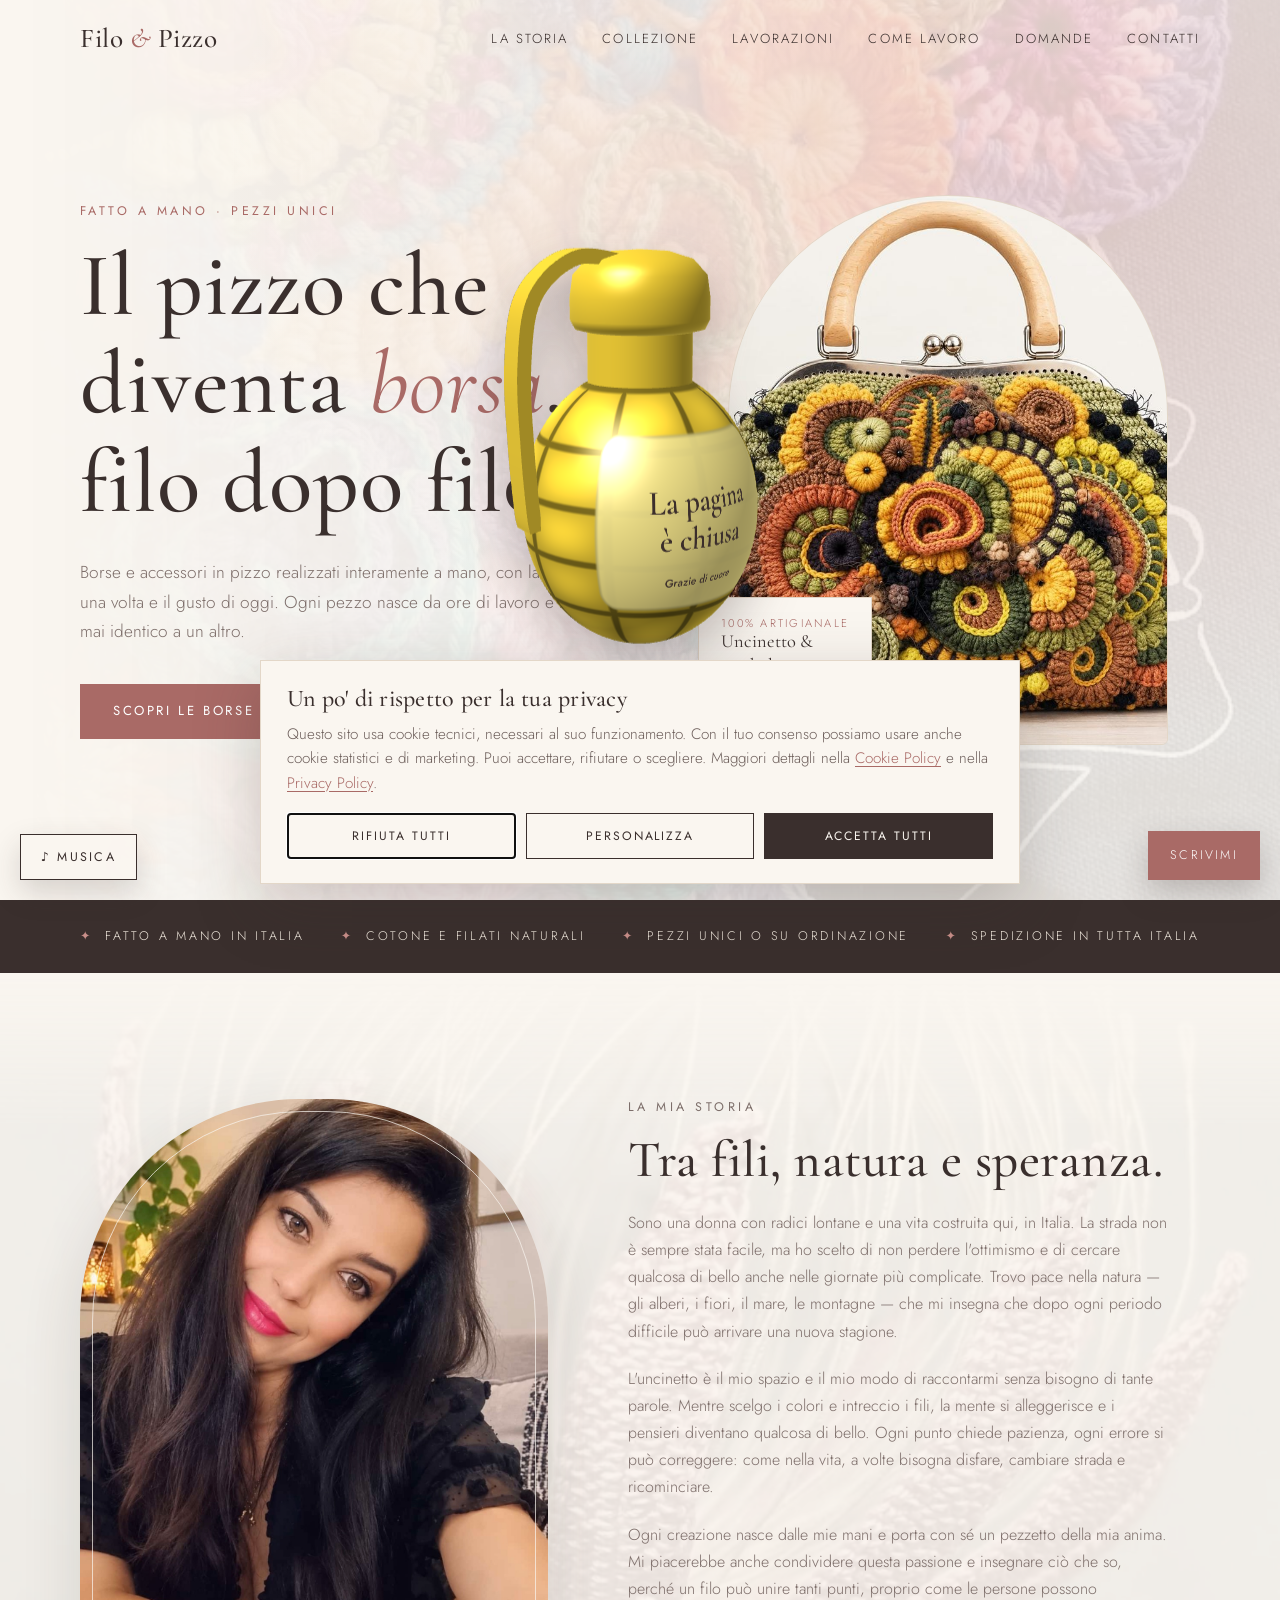
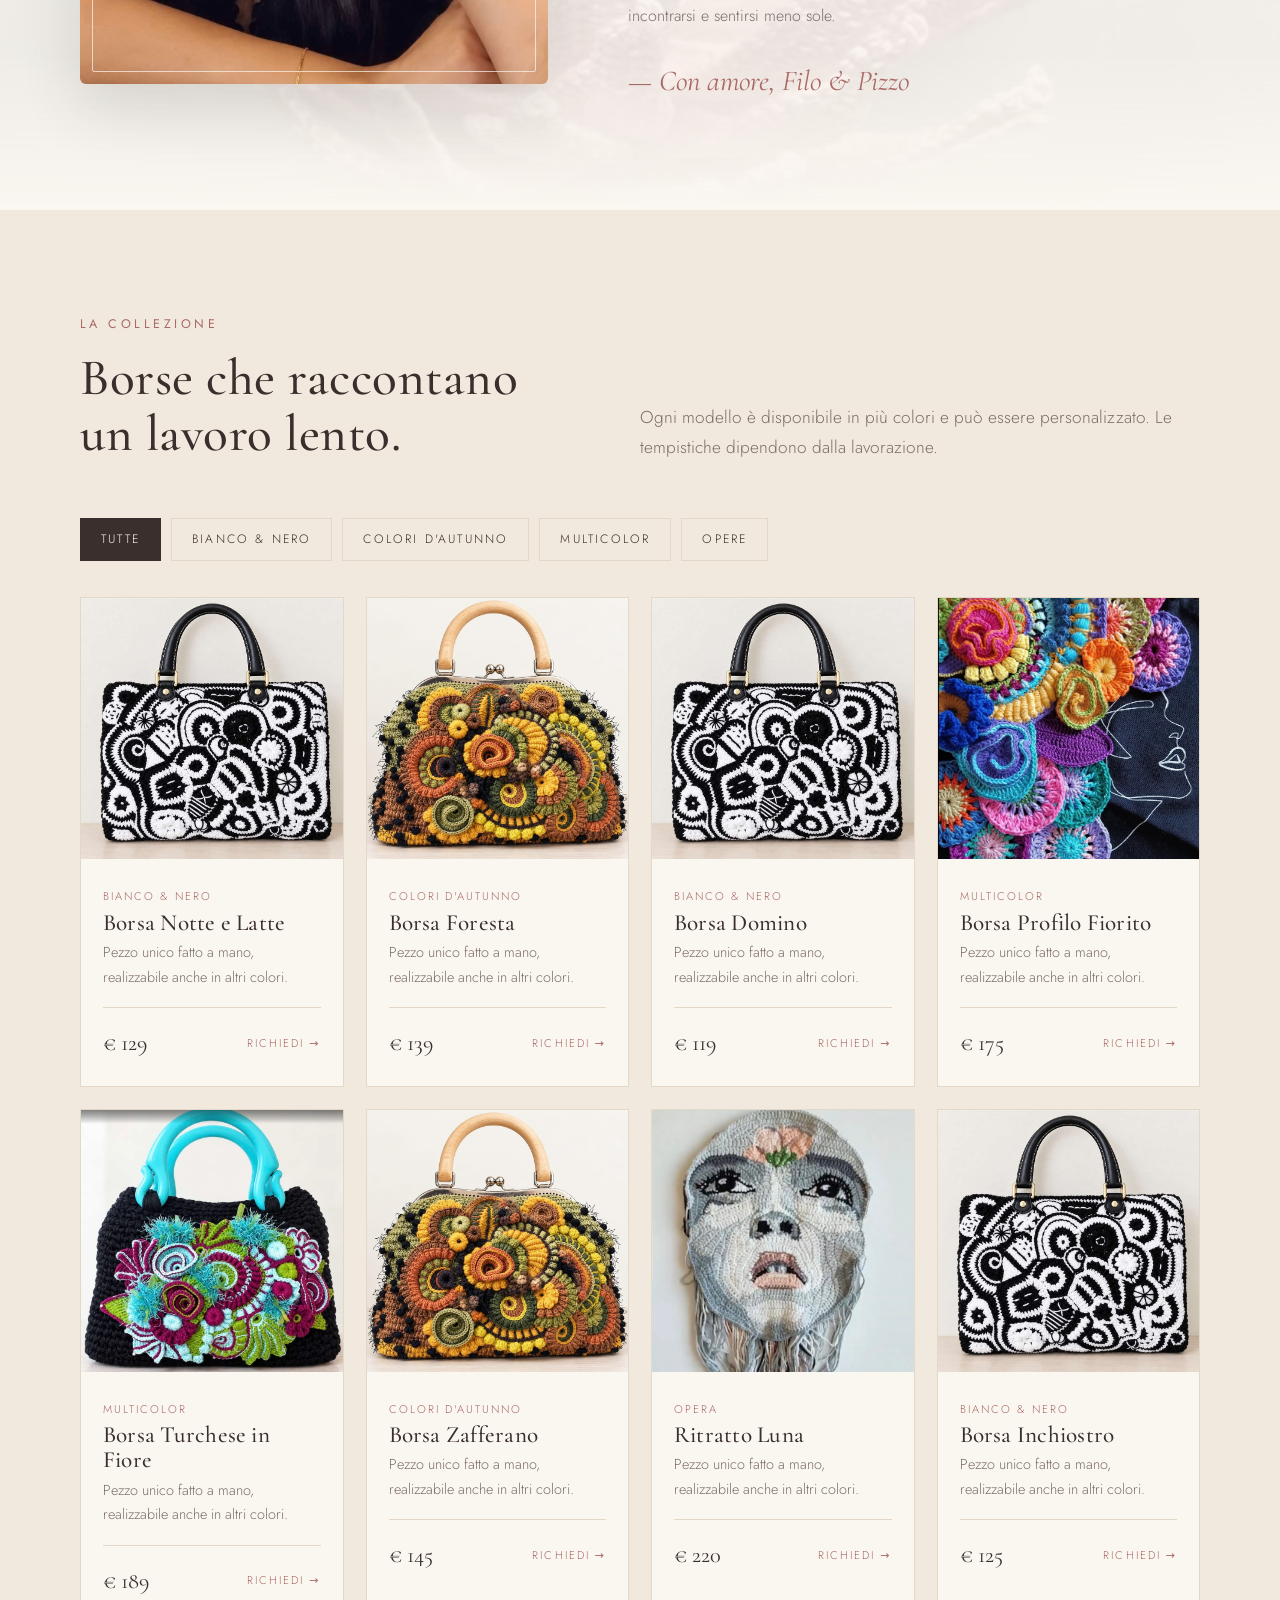
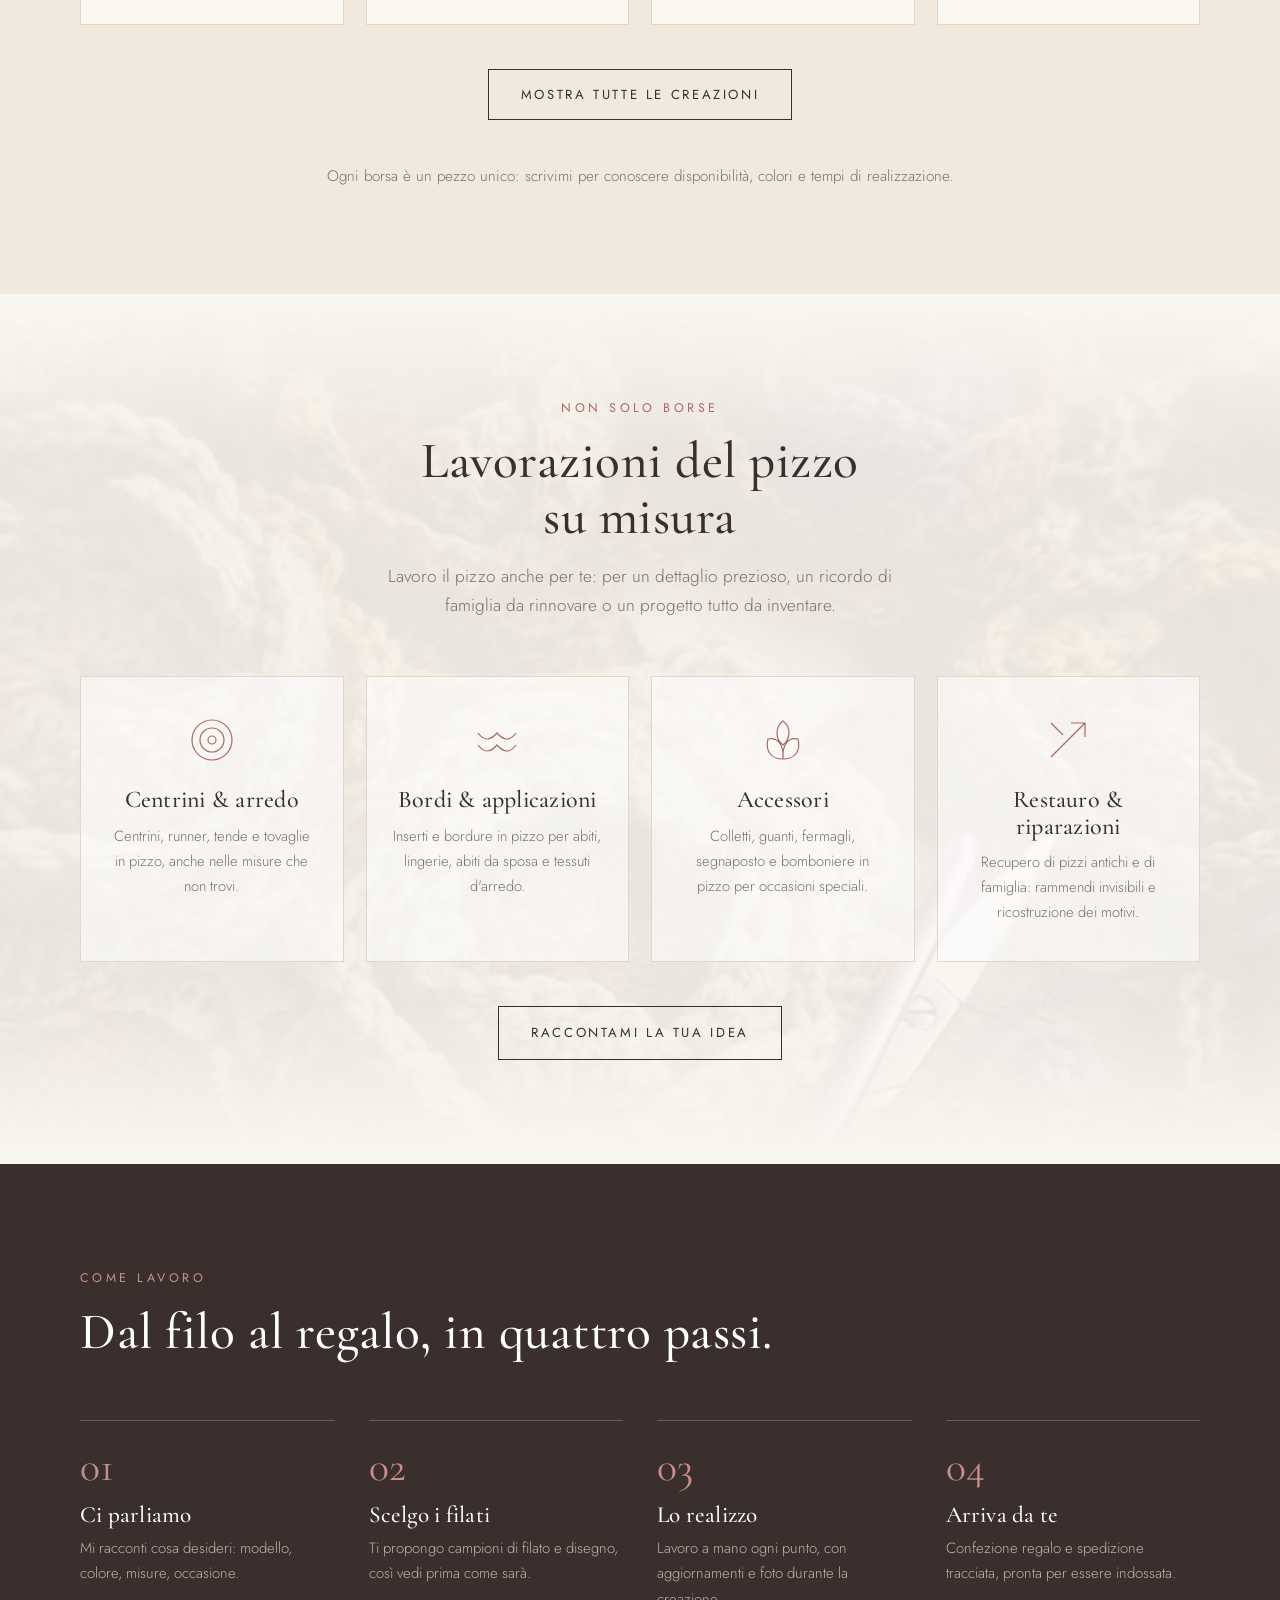
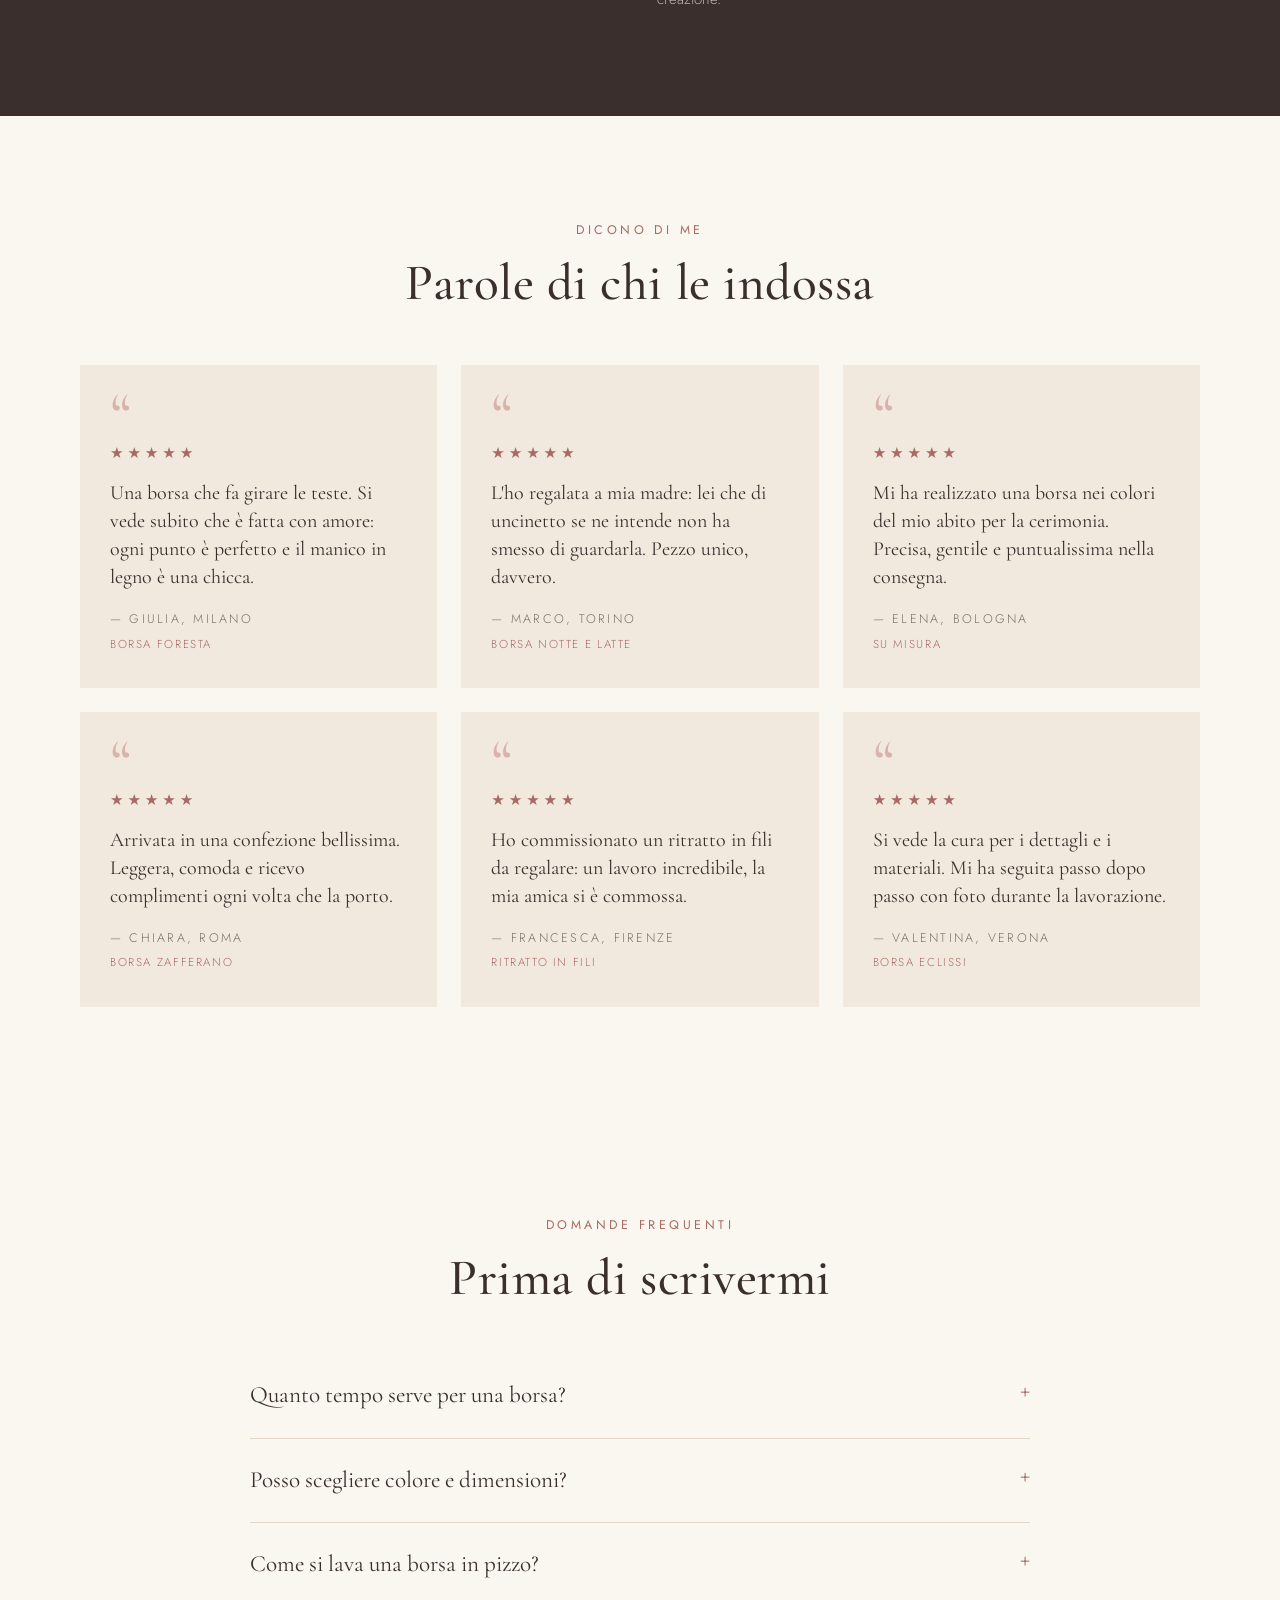
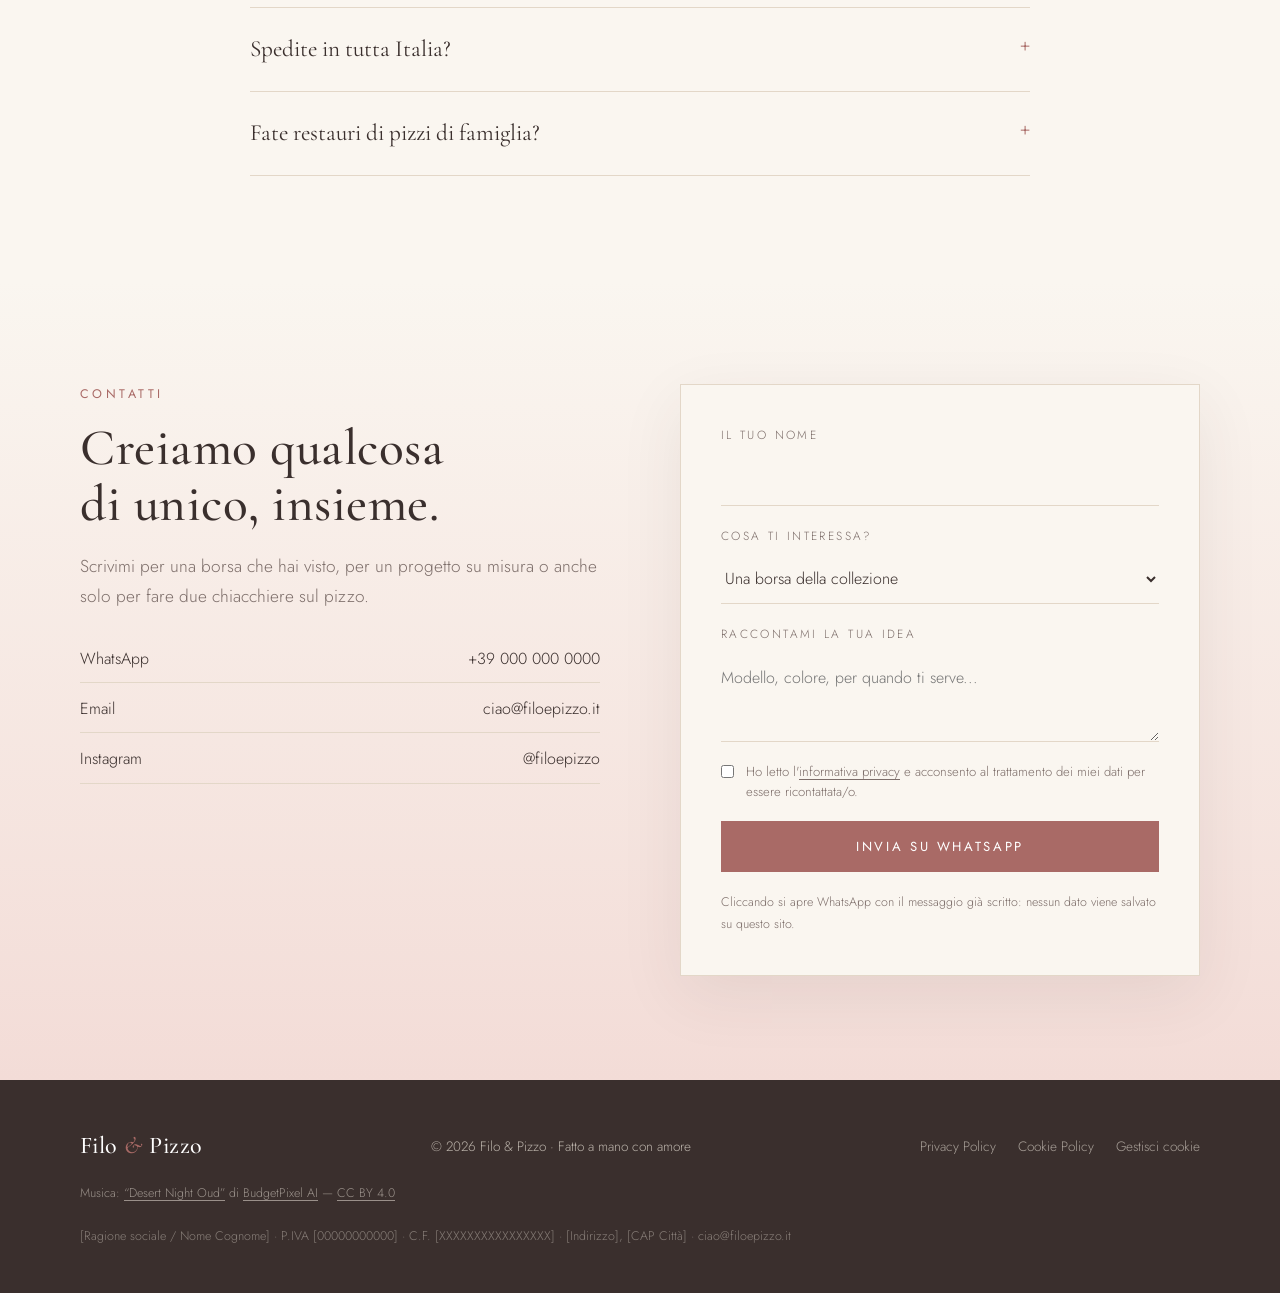
<file: index.html>
<!DOCTYPE html>
<html lang="it">
<head>
<meta charset="UTF-8">
<meta name="viewport" content="width=device-width, initial-scale=1">
<title>Filo &amp; Pizzo — Borse di pizzo fatte a mano</title>
<meta name="description" content="Borse di pizzo fatte a mano, pezzi unici realizzati all'uncinetto e al tombolo. Lavorazioni del pizzo su misura per accessori, abiti e arredo.">
<meta property="og:title" content="Filo &amp; Pizzo — Borse di pizzo fatte a mano">
<meta property="og:description" content="Pezzi unici all'uncinetto e lavorazioni del pizzo su misura.">
<meta property="og:type" content="website">
<meta property="og:image" content="foto/ritratto.jpg">
<meta name="theme-color" content="#faf6f0">
<link rel="icon" href="data:image/svg+xml,%3Csvg xmlns='http://www.w3.org/2000/svg' viewBox='0 0 32 32'%3E%3Crect width='32' height='32' rx='16' fill='%23a96a66'/%3E%3Ccircle cx='16' cy='16' r='8' fill='none' stroke='%23fff' stroke-width='1.6'/%3E%3Ccircle cx='16' cy='16' r='2.6' fill='%23fff'/%3E%3C/svg%3E">
<link rel="preload" href="fonts/font2.woff2" as="font" type="font/woff2" crossorigin>
<link rel="stylesheet" href="fonts/fonts.css">
<style>
  :root{
    --ivory:#faf6f0;
    --cream:#f1e9de;
    --rose:#c98f8a;
    --rose-deep:#a96a66;
    --ink:#3a2f2d;
    --muted:#7d6e6a;
    --line:#e3d7c8;
    --serif:'Cormorant Garamond', Georgia, serif;
    --sans:'Jost', system-ui, sans-serif;
  }
  *{box-sizing:border-box;margin:0;padding:0}
  html{scroll-behavior:smooth}
  body{font-family:var(--sans);font-weight:300;color:var(--ink);background:var(--ivory);line-height:1.7;-webkit-font-smoothing:antialiased}
  img,svg{display:block;max-width:100%}
  a{color:inherit;text-decoration:none}
  .wrap{width:min(1120px,100% - 40px);margin-inline:auto}
  h1,h2,h3{font-family:var(--serif);font-weight:500;line-height:1.1;letter-spacing:.01em}
  h2{font-size:clamp(2.1rem,4.5vw,3.2rem)}
  .eyebrow{font-size:.78rem;letter-spacing:.28em;text-transform:uppercase;color:var(--rose-deep);font-weight:400;margin-bottom:14px}
  .lead{color:var(--muted);font-size:1.08rem;max-width:560px}
  section{padding:104px 0}
  .btn{display:inline-block;padding:15px 32px;font-size:.82rem;letter-spacing:.2em;text-transform:uppercase;font-weight:400;border:1px solid var(--ink);transition:.3s;cursor:pointer;background:transparent;font-family:var(--sans);color:var(--ink)}
  .btn:hover{background:var(--ink);color:var(--ivory)}
  .btn.solid{background:var(--rose-deep);border-color:var(--rose-deep);color:#fff}
  .btn.solid:hover{background:var(--ink);border-color:var(--ink)}
  .lace-edge{height:22px;background:
    radial-gradient(circle at 11px 0,transparent 8px,var(--ivory) 8.5px) 0 0/22px 22px repeat-x;}

  /* NAV */
  header{position:fixed;inset:0 0 auto 0;z-index:50;transition:.35s}
  header.scrolled{background:rgba(250,246,240,.94);backdrop-filter:blur(8px);box-shadow:0 1px 0 var(--line)}
  .nav{display:flex;align-items:center;justify-content:space-between;height:78px}
  .logo{font-family:var(--serif);font-size:1.7rem;font-weight:500;letter-spacing:.02em}
  .logo em{color:var(--rose-deep);font-style:italic}
  nav ul{display:flex;gap:34px;list-style:none;font-size:.82rem;letter-spacing:.16em;text-transform:uppercase}
  nav a:hover{color:var(--rose-deep)}
  .burger{display:none;background:none;border:0;cursor:pointer;width:32px;height:24px;position:relative}
  .burger span,.burger::before,.burger::after{content:"";position:absolute;left:0;width:100%;height:1.5px;background:var(--ink);transition:.3s}
  .burger::before{top:3px}.burger span{top:11px}.burger::after{top:19px}

  /* HERO */
  .hero{min-height:100vh;display:grid;align-items:center;padding:130px 0 90px;position:relative;overflow:hidden;
    background:radial-gradient(ellipse at 80% 20%,#f3dcd7 0,transparent 55%),var(--ivory)}
  .hero{isolation:isolate}
  .hero::before{content:"";position:absolute;inset:0;z-index:-1;background:url(foto/sfondo-hero.webp) right center/cover no-repeat;opacity:.1;
    -webkit-mask-image:linear-gradient(to right,transparent 0,#000 70%);mask-image:linear-gradient(to right,transparent 0,#000 70%)}
  .hero .wrap{display:grid;grid-template-columns:1.05fr .95fr;gap:60px;align-items:center}
  .hero h1{font-size:clamp(3rem,7vw,5.6rem);margin-bottom:26px}
  .hero h1 em{color:var(--rose-deep);font-weight:400}
  .hero .lead{margin-bottom:38px}
  .cta{display:flex;gap:16px;flex-wrap:wrap}
  .hero-art{position:relative;aspect-ratio:4/5;max-width:440px;margin-inline:auto;width:100%}
  .arch{position:absolute;inset:0;border-radius:220px 220px 6px 6px;background:var(--cream);overflow:hidden;border:1px solid var(--line)}
  .arch img{width:100%;height:100%;object-fit:cover}
  .badge{position:absolute;left:-30px;bottom:48px;background:var(--ivory);padding:18px 22px;border:1px solid var(--line);box-shadow:0 14px 40px rgba(58,47,45,.1);font-family:var(--serif);font-size:1.15rem;line-height:1.3}
  .badge small{display:block;font-family:var(--sans);font-size:.7rem;letter-spacing:.2em;text-transform:uppercase;color:var(--rose-deep)}

  /* STRIP */
  .strip{background:var(--ink);color:var(--cream);padding:26px 0}
  .strip ul{list-style:none;display:flex;justify-content:space-between;flex-wrap:wrap;gap:12px 30px;font-size:.78rem;letter-spacing:.22em;text-transform:uppercase}
  .strip li::before{content:"✦";color:var(--rose);margin-right:12px}

  /* STORIA */
  .about{position:relative;isolation:isolate;overflow:hidden}
  .about::before{content:"";position:absolute;inset:0;z-index:-1;background:url(foto/sfondo-storia.webp) center/cover no-repeat;opacity:.1;
    -webkit-mask-image:linear-gradient(to bottom,transparent 0,#000 18%,#000 82%,transparent 100%);mask-image:linear-gradient(to bottom,transparent 0,#000 18%,#000 82%,transparent 100%)}
  .about .wrap{display:grid;grid-template-columns:.9fr 1.1fr;gap:80px;align-items:center}
  .portrait{aspect-ratio:4/5;background:var(--cream);border-radius:220px 220px 6px 6px;position:relative;overflow:hidden;box-shadow:0 24px 60px rgba(58,47,45,.14)}
  .portrait img{width:100%;height:100%;object-fit:cover;object-position:50% 25%}
  .portrait::after{content:"";position:absolute;inset:12px;border:1px solid rgba(250,246,240,.7);border-radius:210px 210px 2px 2px;pointer-events:none}
  .about p{color:var(--muted);margin-top:20px;max-width:540px}
  .sign{font-family:var(--serif);font-style:italic;font-size:1.8rem;color:var(--rose-deep);margin-top:28px}

  /* COLLEZIONE */
  .collection{background:var(--cream)}
  .head{display:flex;justify-content:space-between;align-items:end;gap:30px;flex-wrap:wrap;margin-bottom:56px}
  .grid{display:grid;grid-template-columns:repeat(3,1fr);gap:28px}
  .card{background:var(--ivory);border:1px solid var(--line);transition:.35s}
  .card:hover{transform:translateY(-6px);box-shadow:0 22px 50px rgba(58,47,45,.1)}
  .card .pic{aspect-ratio:1;background:#f6eee6;overflow:hidden;position:relative}
  .card .pic img{width:100%;height:100%;object-fit:cover;transition:transform .7s ease}
  .card:hover .pic img{transform:scale(1.06)}
  .card .info{padding:22px 22px 24px}
  .card h3{font-size:1.45rem;margin:2px 0 4px}
  .card p{font-size:.9rem;color:var(--muted)}
  .products{grid-template-columns:repeat(4,1fr);gap:22px}
  .products .card.hide{display:none}
  .filters{display:flex;flex-wrap:wrap;gap:10px;margin-bottom:36px}
  .chip{font:inherit;font-size:.76rem;letter-spacing:.18em;text-transform:uppercase;padding:10px 20px;border:1px solid var(--line);background:transparent;color:var(--ink);cursor:pointer;transition:.3s}
  .chip:hover{border-color:var(--rose)}
  .chip.on{background:var(--ink);border-color:var(--ink);color:var(--ivory)}
  #more{margin-top:44px}
  #more[hidden]{display:none}
  .check{display:flex!important;grid-template-columns:none;align-items:flex-start;gap:12px;letter-spacing:0;text-transform:none;font-size:.82rem;line-height:1.5}
  .check input{width:auto;margin-top:3px;accent-color:var(--rose-deep);padding:0}
  .check a,.privacy a,footer.site a.lk{text-decoration:underline;text-underline-offset:3px}
  footer.site .flinks{display:flex;gap:22px;flex-wrap:wrap}
  footer.site .flinks a,footer.site .flinks button{font:inherit;color:inherit;background:none;border:0;cursor:pointer;opacity:.85}
  footer.site .flinks a:hover,footer.site .flinks button:hover{opacity:1;text-decoration:underline}
  .legal{width:100%;font-size:.78rem;opacity:.6;margin-top:6px}
  .card .row{display:flex;justify-content:space-between;align-items:center;margin-top:18px;padding-top:16px;border-top:1px solid var(--line)}
  .price{font-family:var(--serif);font-size:1.4rem}
  .tag{font-size:.7rem;letter-spacing:.18em;text-transform:uppercase;color:var(--rose-deep)}
  .note{text-align:center;margin-top:44px;color:var(--muted);font-size:.95rem}

  /* LAVORAZIONI */
  .services{position:relative;isolation:isolate;overflow:hidden}
  .services::before{content:"";position:absolute;inset:0;z-index:-1;background:url(foto/sfondo-lavorazioni.webp) center/cover no-repeat;opacity:.08;
    -webkit-mask-image:linear-gradient(to bottom,transparent 0,#000 18%,#000 82%,transparent 100%);mask-image:linear-gradient(to bottom,transparent 0,#000 18%,#000 82%,transparent 100%)}
  .services .grid{grid-template-columns:repeat(4,1fr);gap:22px}
  .service{padding:36px 26px;border:1px solid var(--line);text-align:center;transition:.3s;background:#fff8}
  .service:hover{border-color:var(--rose);background:#fff}
  .service svg{width:54px;height:54px;margin:0 auto 20px;stroke:var(--rose-deep);fill:none;stroke-width:1.2}
  .service h3{font-size:1.5rem;margin-bottom:10px}
  .service p{font-size:.92rem;color:var(--muted)}
  .center{text-align:center}
  .center .lead{margin-inline:auto}
  .services .head{display:block;text-align:center}
  .services .head .lead{margin:16px auto 0}

  /* PROCESSO */
  .process{background:var(--ink);color:var(--cream)}
  .process h2{color:#fff}
  .process .eyebrow{color:var(--rose)}
  .steps{display:grid;grid-template-columns:repeat(4,1fr);gap:34px;margin-top:60px;counter-reset:s}
  .step{border-top:1px solid rgba(241,233,222,.25);padding-top:26px}
  .step::before{counter-increment:s;content:"0" counter(s);font-family:var(--serif);font-size:2.6rem;color:var(--rose);display:block;line-height:1;margin-bottom:14px}
  .step h3{font-size:1.45rem;margin-bottom:8px;color:#fff}
  .step p{font-size:.93rem;color:rgba(241,233,222,.72)}

  /* RECENSIONI */
  .quotes{display:grid;grid-template-columns:repeat(3,1fr);gap:24px;margin-top:54px}
  blockquote{padding:34px 30px;background:var(--cream);position:relative}
  blockquote::before{content:"“";font-family:var(--serif);font-size:4rem;line-height:.5;color:var(--rose);display:block;margin-bottom:10px;opacity:.6}
  blockquote p{font-family:var(--serif);font-size:1.25rem;line-height:1.4}
  blockquote footer{margin-top:18px;font-size:.78rem;letter-spacing:.18em;text-transform:uppercase;color:var(--muted)}

  /* FAQ */
  .faq .list{max-width:780px;margin:48px auto 0;text-align:left}
  details{border-bottom:1px solid var(--line);padding:22px 0}
  summary{font-family:var(--serif);font-size:1.45rem;cursor:pointer;list-style:none;display:flex;justify-content:space-between;gap:20px}
  summary::-webkit-details-marker{display:none}
  summary::after{content:"+";color:var(--rose-deep);font-size:1.6rem;line-height:1;transition:.3s}
  details[open] summary::after{transform:rotate(45deg)}
  details p{color:var(--muted);margin-top:12px;max-width:640px}
  .wa{position:fixed;right:20px;bottom:20px;z-index:60;background:var(--rose-deep);color:#fff;padding:14px 22px;font-size:.78rem;letter-spacing:.18em;text-transform:uppercase;box-shadow:0 12px 30px rgba(58,47,45,.25);transition:.3s}
  .wa:hover{background:var(--ink)}
  /* BOMBA CON COUNTDOWN: sempre al centro dello schermo, anche scorrendo; non blocca i clic */
  .bomb{position:fixed;left:50%;top:50%;width:clamp(240px,28vw,340px);aspect-ratio:300/440;transform:translate(-50%,-50%);z-index:55;pointer-events:none;filter:drop-shadow(0 22px 28px rgba(58,47,45,.35));animation:bombfloat 3.4s ease-in-out infinite}
  .bomb svg{position:absolute;inset:0;width:100%;height:100%}
  .bomb .txt{position:absolute;left:24%;right:24%;top:47%;bottom:22%;display:flex;flex-direction:column;align-items:center;justify-content:center;text-align:center;color:var(--ink)}
  .bomb .k{font:600 .66rem/1.2 Jost,system-ui,sans-serif;letter-spacing:.1em;text-transform:uppercase}
  .bomb .t{display:grid;grid-template-columns:repeat(4,1fr);gap:2px;margin-top:6px;width:100%}
  .bomb .t b{display:block;font:700 clamp(1.3rem,2.7vw,1.9rem)/1 "Cormorant Garamond",Georgia,serif;font-variant-numeric:tabular-nums}
  .bomb .t small{display:block;margin-top:2px;font-size:.5rem;font-weight:500;letter-spacing:.08em;text-transform:uppercase;opacity:.8}
  .bomb .s{margin-top:7px;font-size:.62rem;font-weight:500;opacity:.85}
  .bomb.closed .t{display:none}
  .bomb canvas{position:absolute;inset:0;width:100%;height:100%}
  .bomb.gl{animation:none;filter:drop-shadow(0 22px 24px rgba(58,47,45,.3))}
  .bomb.gl svg,.bomb.gl .txt{display:none}
  @keyframes bombfloat{0%,100%{transform:translate(-50%,-50%) rotate(-2deg)}50%{transform:translate(-50%,-52%) rotate(2deg)}}
  @media(prefers-reduced-motion:reduce){.bomb{animation:none}}
  .mus{position:fixed;left:20px;bottom:20px;z-index:60;background:rgba(250,246,240,.92);color:var(--ink);border:1px solid var(--ink);padding:13px 20px;font:400 .78rem Jost,system-ui,sans-serif;letter-spacing:.18em;text-transform:uppercase;cursor:pointer;box-shadow:0 12px 30px rgba(58,47,45,.18);transition:.3s}
  .mus[hidden]{display:none}
  .mus:hover,.mus[aria-pressed="true"]{background:var(--ink);color:var(--ivory)}
  footer.site .credit{flex-basis:100%;font-size:.78rem;opacity:.75}
  footer.site .credit a{text-decoration:underline;text-underline-offset:3px}

  .stars{color:var(--rose-deep);letter-spacing:.25em;font-size:.95rem;margin-bottom:12px}
  blockquote footer small{display:block;margin-top:4px;color:var(--rose-deep);letter-spacing:.14em;font-size:.72rem}
  /* CONTATTI */
  .contact{background:linear-gradient(180deg,var(--ivory),#f3dcd7)}
  .contact .wrap{display:grid;grid-template-columns:1fr 1fr;gap:80px;align-items:start}
  .contact .links{margin-top:34px;display:grid;gap:12px;font-size:1rem}
  .contact .links a{border-bottom:1px solid var(--line);padding-bottom:10px;display:flex;justify-content:space-between}
  .contact .links a:hover{color:var(--rose-deep);border-color:var(--rose)}
  form{background:var(--ivory);padding:40px;border:1px solid var(--line);box-shadow:0 20px 60px rgba(58,47,45,.08);display:grid;gap:20px}
  label{font-size:.74rem;letter-spacing:.2em;text-transform:uppercase;color:var(--muted);display:grid;gap:8px}
  input,select,textarea{font:inherit;font-weight:300;color:var(--ink);padding:12px 0;border:0;border-bottom:1px solid var(--line);background:transparent;outline:none;border-radius:0;font-size:1rem;letter-spacing:0;text-transform:none}
  input:focus,select:focus,textarea:focus{border-color:var(--rose-deep)}
  textarea{resize:vertical;min-height:90px}
  .privacy{font-size:.78rem;color:var(--muted);letter-spacing:0;text-transform:none}

  footer.site{background:var(--ink);color:rgba(241,233,222,.7);padding:46px 0;font-size:.85rem}
  footer.site .wrap{display:flex;justify-content:space-between;flex-wrap:wrap;gap:16px;align-items:center}
  footer.site .logo{color:#fff;font-size:1.5rem}

  .reveal{opacity:0;transform:translateY(26px);transition:opacity .9s ease,transform .9s ease}
  .reveal.in{opacity:1;transform:none}

  nav li,.logo{white-space:nowrap}
  @media (max-width:1040px){
    .burger{display:block}
    nav ul{position:absolute;top:78px;left:0;right:0;background:var(--ivory);flex-direction:column;gap:0;padding:8px 20px 20px;border-bottom:1px solid var(--line);display:none}
    nav ul.open{display:flex}
    nav li{padding:14px 0;border-bottom:1px solid var(--line)}
  }
  @media (max-width:980px){
    .hero .wrap,.about .wrap,.contact .wrap{grid-template-columns:1fr;gap:50px}
    .hero-art{max-width:340px}
    .badge{left:-10px}
    .grid,.services .grid,.products{grid-template-columns:repeat(2,1fr)}
    .steps{grid-template-columns:repeat(2,1fr)}
    .quotes{grid-template-columns:1fr}
    .portrait{max-width:380px}
  }
  @media (max-width:680px){
    section{padding:72px 0}
    .burger{display:block}
    nav ul{position:absolute;top:78px;left:0;right:0;background:var(--ivory);flex-direction:column;gap:0;padding:8px 20px 20px;border-bottom:1px solid var(--line);display:none}
    nav ul.open{display:flex}
    nav li{padding:14px 0;border-bottom:1px solid var(--line)}
    .grid,.services .grid,.steps{grid-template-columns:1fr}
    .products{grid-template-columns:repeat(2,1fr);gap:12px}
    .card .info{padding:14px 14px 16px}
    .card h3{font-size:1.2rem}
    .card p{display:none}
    .card .row{margin-top:10px;padding-top:10px}
    .price{font-size:1.15rem}
    form{padding:28px 22px}
    .strip ul{justify-content:center;text-align:center}
  }
  @media (prefers-reduced-motion:reduce){*{transition:none!important;scroll-behavior:auto!important}.reveal{opacity:1;transform:none}}
</style>
</head>
<body>

<header id="top">
  <div class="wrap nav">
    <a href="#" class="logo">Filo <em>&amp;</em> Pizzo</a>
    <nav>
      <ul id="menu">
        <li><a href="#storia">La storia</a></li>
        <li><a href="#collezione">Collezione</a></li>
        <li><a href="#lavorazioni">Lavorazioni</a></li>
        <li><a href="#come">Come lavoro</a></li>
        <li><a href="#faq">Domande</a></li>
        <li><a href="#contatti">Contatti</a></li>
      </ul>
    </nav>
    <button class="burger" id="burger" aria-label="Apri il menu"><span></span></button>
  </div>
</header>

<main>
<!-- HERO -->
<section class="hero">
  <div class="wrap">
    <div class="reveal">
      <p class="eyebrow">Fatto a mano · Pezzi unici</p>
      <h1>Il pizzo che diventa <em>borsa</em>, filo dopo filo.</h1>
      <p class="lead">Borse e accessori in pizzo realizzati interamente a mano, con la pazienza di una volta e il gusto di oggi. Ogni pezzo nasce da ore di lavoro e non sarà mai identico a un altro.</p>
      <div class="cta">
        <a href="#collezione" class="btn solid">Scopri le borse</a>
        <a href="#contatti" class="btn">Richiedi un pezzo su misura</a>
      </div>
    </div>
    <div class="hero-art reveal">
      <div class="arch">
        <img src="foto/borsa-autunno.jpg" alt="Borsa fatta a mano all'uncinetto con fiori e spirali in lana colorata e manico in legno" fetchpriority="high">
      </div>
      <div class="badge"><small>100% artigianale</small>Uncinetto &amp;<br>tombolo</div>
    </div>
  </div>
</section>

<div class="strip">
  <div class="wrap"><ul>
    <li>Fatto a mano in Italia</li>
    <li>Cotone e filati naturali</li>
    <li>Pezzi unici o su ordinazione</li>
    <li>Spedizione in tutta Italia</li>
  </ul></div>
</div>

<!-- STORIA -->
<section class="about" id="storia">
  <div class="wrap">
    <div class="portrait reveal">
      <img src="foto/ritratto.jpg" alt="Ritratto dell'artigiana che realizza le borse in pizzo" loading="lazy">
    </div>
    <div class="reveal">
      <p class="eyebrow">La mia storia</p>
      <h2>Tra fili, natura e speranza.</h2>
      <p>Sono una donna con radici lontane e una vita costruita qui, in Italia. La strada non è sempre stata facile, ma ho scelto di non perdere l'ottimismo e di cercare qualcosa di bello anche nelle giornate più complicate. Trovo pace nella natura — gli alberi, i fiori, il mare, le montagne — che mi insegna che dopo ogni periodo difficile può arrivare una nuova stagione.</p>
      <p>L'uncinetto è il mio spazio e il mio modo di raccontarmi senza bisogno di tante parole. Mentre scelgo i colori e intreccio i fili, la mente si alleggerisce e i pensieri diventano qualcosa di bello. Ogni punto chiede pazienza, ogni errore si può correggere: come nella vita, a volte bisogna disfare, cambiare strada e ricominciare.</p>
      <p>Ogni creazione nasce dalle mie mani e porta con sé un pezzetto della mia anima. Mi piacerebbe anche condividere questa passione e insegnare ciò che so, perché un filo può unire tanti punti, proprio come le persone possono incontrarsi e sentirsi meno sole.</p>
      <div class="sign">— Con amore, Filo &amp; Pizzo</div>
    </div>
  </div>
</section>

<!-- COLLEZIONE -->
<section class="collection" id="collezione">
  <div class="wrap">
    <div class="head reveal">
      <div>
        <p class="eyebrow">La collezione</p>
        <h2>Borse che raccontano<br>un lavoro lento.</h2>
      </div>
      <p class="lead">Ogni modello è disponibile in più colori e può essere personalizzato. Le tempistiche dipendono dalla lavorazione.</p>
    </div>

    <div class="filters reveal" role="tablist" aria-label="Filtra la collezione">
      <button class="chip on" data-f="all">Tutte</button>
      <button class="chip" data-f="bn">Bianco &amp; nero</button>
      <button class="chip" data-f="au">Colori d'autunno</button>
      <button class="chip" data-f="mc">Multicolor</button>
      <button class="chip" data-f="op">Opere</button>
    </div>

    <!-- BOZZA: prodotti generati da JS (script in fondo) con le foto di esempio ripetute; sostituire con i modelli reali -->
    <div class="grid products" id="products"></div>
    <p class="center"><button class="btn" id="more" type="button">Mostra tutte le creazioni</button></p>
    <!-- BOZZA: nomi, prezzi e descrizioni sono esempi; sostituire con i modelli reali e le foto dei prodotti -->
    <p class="note">Ogni borsa è un pezzo unico: scrivimi per conoscere disponibilità, colori e tempi di realizzazione.</p>
  </div>
</section>

<!-- LAVORAZIONI -->
<section class="services" id="lavorazioni">
  <div class="wrap">
    <div class="head reveal">
      <p class="eyebrow">Non solo borse</p>
      <h2>Lavorazioni del pizzo<br>su misura</h2>
      <p class="lead">Lavoro il pizzo anche per te: per un dettaglio prezioso, un ricordo di famiglia da rinnovare o un progetto tutto da inventare.</p>
    </div>
    <div class="grid">
      <div class="service reveal">
        <svg viewBox="0 0 54 54"><circle cx="27" cy="27" r="20"/><circle cx="27" cy="27" r="12"/><circle cx="27" cy="27" r="4"/></svg>
        <h3>Centrini &amp; arredo</h3>
        <p>Centrini, runner, tende e tovaglie in pizzo, anche nelle misure che non trovi.</p>
      </div>
      <div class="service reveal">
        <svg viewBox="0 0 54 54"><path d="M8 20c6 8 12 8 19 0 7 8 13 8 19 0M8 32c6 8 12 8 19 0 7 8 13 8 19 0"/></svg>
        <h3>Bordi &amp; applicazioni</h3>
        <p>Inserti e bordure in pizzo per abiti, lingerie, abiti da sposa e tessuti d'arredo.</p>
      </div>
      <div class="service reveal">
        <svg viewBox="0 0 54 54"><path d="M27 8c8 6 8 18 0 24-8-6-8-18 0-24ZM12 26c10-2 16 6 15 20-12 0-18-8-15-20ZM42 26c-10-2-16 6-15 20 12 0 18-8 15-20Z"/></svg>
        <h3>Accessori</h3>
        <p>Colletti, guanti, fermagli, segnaposto e bomboniere in pizzo per occasioni speciali.</p>
      </div>
      <div class="service reveal">
        <svg viewBox="0 0 54 54"><path d="M10 44 L44 10M30 10h14v14M10 10l12 12"/></svg>
        <h3>Restauro &amp; riparazioni</h3>
        <p>Recupero di pizzi antichi e di famiglia: rammendi invisibili e ricostruzione dei motivi.</p>
      </div>
    </div>
    <p class="note center reveal" style="margin-top:44px"><a href="#contatti" class="btn">Raccontami la tua idea</a></p>
  </div>
</section>

<!-- PROCESSO -->
<section class="process" id="come">
  <div class="wrap">
    <p class="eyebrow">Come lavoro</p>
    <h2>Dal filo al regalo, in quattro passi.</h2>
    <div class="steps">
      <div class="step reveal"><h3>Ci parliamo</h3><p>Mi racconti cosa desideri: modello, colore, misure, occasione.</p></div>
      <div class="step reveal"><h3>Scelgo i filati</h3><p>Ti propongo campioni di filato e disegno, così vedi prima come sarà.</p></div>
      <div class="step reveal"><h3>Lo realizzo</h3><p>Lavoro a mano ogni punto, con aggiornamenti e foto durante la creazione.</p></div>
      <div class="step reveal"><h3>Arriva da te</h3><p>Confezione regalo e spedizione tracciata, pronta per essere indossata.</p></div>
    </div>
  </div>
</section>

<!-- RECENSIONI -->
<section id="recensioni">
  <div class="wrap center">
    <p class="eyebrow">Dicono di me</p>
    <h2>Parole di chi le indossa</h2>
    <div class="quotes" style="text-align:left">
      <blockquote class="reveal"><div class="stars" aria-label="5 stelle su 5">★★★★★</div><p>Una borsa che fa girare le teste. Si vede subito che è fatta con amore: ogni punto è perfetto e il manico in legno è una chicca.</p><footer>— Giulia, Milano<small>Borsa Foresta</small></footer></blockquote>
      <blockquote class="reveal"><div class="stars" aria-label="5 stelle su 5">★★★★★</div><p>L'ho regalata a mia madre: lei che di uncinetto se ne intende non ha smesso di guardarla. Pezzo unico, davvero.</p><footer>— Marco, Torino<small>Borsa Notte e Latte</small></footer></blockquote>
      <blockquote class="reveal"><div class="stars" aria-label="5 stelle su 5">★★★★★</div><p>Mi ha realizzato una borsa nei colori del mio abito per la cerimonia. Precisa, gentile e puntualissima nella consegna.</p><footer>— Elena, Bologna<small>Su misura</small></footer></blockquote>
      <blockquote class="reveal"><div class="stars" aria-label="5 stelle su 5">★★★★★</div><p>Arrivata in una confezione bellissima. Leggera, comoda e ricevo complimenti ogni volta che la porto.</p><footer>— Chiara, Roma<small>Borsa Zafferano</small></footer></blockquote>
      <blockquote class="reveal"><div class="stars" aria-label="5 stelle su 5">★★★★★</div><p>Ho commissionato un ritratto in fili da regalare: un lavoro incredibile, la mia amica si è commossa.</p><footer>— Francesca, Firenze<small>Ritratto in Fili</small></footer></blockquote>
      <blockquote class="reveal"><div class="stars" aria-label="5 stelle su 5">★★★★★</div><p>Si vede la cura per i dettagli e i materiali. Mi ha seguita passo dopo passo con foto durante la lavorazione.</p><footer>— Valentina, Verona<small>Borsa Eclissi</small></footer></blockquote>
    </div>
    <!-- BOZZA: recensioni di esempio inventate. Prima della pubblicazione sostituirle con recensioni reali e autorizzate dalle clienti (le recensioni false sono vietate) -->
</div>
</section>

<!-- FAQ -->
<section class="faq center" id="faq">
  <div class="wrap">
    <p class="eyebrow">Domande frequenti</p>
    <h2>Prima di scrivermi</h2>
    <div class="list">
      <details><summary>Quanto tempo serve per una borsa?</summary><p>Dipende dal modello: di solito da una a tre settimane. Per i pezzi su misura ti do una data precisa dopo aver definito il progetto.</p></details>
      <details><summary>Posso scegliere colore e dimensioni?</summary><p>Certo. Ogni modello si può realizzare in più colori di filato, con misure e finiture personalizzate.</p></details>
      <details><summary>Come si lava una borsa in pizzo?</summary><p>Lavaggio a mano in acqua fredda con sapone neutro, asciugatura in piano. Insieme alla borsa ricevi le istruzioni di cura.</p></details>
      <details><summary>Spedite in tutta Italia?</summary><p>Sì, con corriere tracciato e confezione regalo. I tempi di consegna sono di 2–4 giorni lavorativi.</p></details>
      <details><summary>Fate restauri di pizzi di famiglia?</summary><p>Sì, valuto ogni pezzo con te e ti dico con onestà cosa si può recuperare.</p></details>
    </div>
  </div>
</section>

<!-- CONTATTI -->
<section class="contact" id="contatti">
  <div class="wrap">
    <div class="reveal">
      <p class="eyebrow">Contatti</p>
      <h2>Creiamo qualcosa<br>di unico, insieme.</h2>
      <p class="lead" style="margin-top:20px">Scrivimi per una borsa che hai visto, per un progetto su misura o anche solo per fare due chiacchiere sul pizzo.</p>
      <div class="links">
        <a href="https://wa.me/390000000000" target="_blank" rel="noopener"><span>WhatsApp</span><span>+39 000 000 0000</span></a>
        <a href="mailto:ciao@filoepizzo.it"><span>Email</span><span>ciao@filoepizzo.it</span></a>
        <a href="https://instagram.com/" target="_blank" rel="noopener"><span>Instagram</span><span>@filoepizzo</span></a>
      </div>
    </div>

    <form id="form" class="reveal">
      <label>Il tuo nome<input type="text" name="nome" required autocomplete="name"></label>
      <label>Cosa ti interessa?
        <select name="tipo">
          <option>Una borsa della collezione</option>
          <option>Una borsa su misura</option>
          <option>Lavorazione del pizzo</option>
          <option>Restauro / riparazione</option>
          <option>Altro</option>
        </select>
      </label>
      <label>Raccontami la tua idea<textarea name="msg" placeholder="Modello, colore, per quando ti serve..."></textarea></label>
      <label class="check"><input type="checkbox" name="privacy" required><span>Ho letto l'<a href="privacy.html" target="_blank" rel="noopener">informativa privacy</a> e acconsento al trattamento dei miei dati per essere ricontattata/o.</span></label>
      <button class="btn solid" type="submit">Invia su WhatsApp</button>
      <p class="privacy">Cliccando si apre WhatsApp con il messaggio già scritto: nessun dato viene salvato su questo sito.</p>
    </form>
  </div>
</section>
</main>

<a class="wa" href="https://wa.me/390000000000" target="_blank" rel="noopener" aria-label="Scrivimi su WhatsApp">Scrivimi</a>

<button class="mus" id="mus" type="button" aria-pressed="false" hidden>♪ Musica</button>
<audio id="aud" src="audio/desert-night-oud.mp3" loop preload="metadata"></audio>

<!-- Avviso di chiusura: la data è in END, nello script in fondo alla pagina -->
<div class="bomb" id="bomb" role="note" aria-label="Questa pagina chiude il 19 novembre alle 00:01">
  <svg viewBox="0 0 300 440" aria-hidden="true">
    <defs>
      <radialGradient id="bombG" cx="38%" cy="35%" r="75%"><stop offset="0" stop-color="#fbeb8a"/><stop offset=".55" stop-color="#f3d640"/><stop offset="1" stop-color="#d9b21c"/></radialGradient>
      <linearGradient id="bombH" x1="0" y1="0" x2="1" y2="1"><stop offset="0" stop-color="#f8e56b"/><stop offset="1" stop-color="#d9b21c"/></linearGradient>
      <clipPath id="bombC"><path d="M150 118C218 118 248 176 248 252C248 342 206 412 150 412C94 412 52 342 52 252C52 176 82 118 150 118Z"/></clipPath>
    </defs>
    <ellipse cx="150" cy="424" rx="78" ry="9" fill="rgba(58,47,45,.18)"/>
    <path d="M184 52C262 52 288 150 272 258L254 252C266 160 244 96 184 84Z" fill="url(#bombH)" stroke="#c9a31a" stroke-width="2" stroke-linejoin="round"/>
    <circle cx="214" cy="72" r="4" fill="#b99412"/>
    <path d="M150 118C218 118 248 176 248 252C248 342 206 412 150 412C94 412 52 342 52 252C52 176 82 118 150 118Z" fill="url(#bombG)" stroke="#c9a31a" stroke-width="2"/>
    <g clip-path="url(#bombC)" fill="none" stroke-linecap="round">
      <g stroke="#b99412" stroke-width="3" opacity=".4">
        <path d="M40 178Q150 196 260 178"/><path d="M40 232Q150 252 260 232"/><path d="M40 290Q150 312 260 290"/><path d="M40 350Q150 372 260 350"/>
        <path d="M150 120V412"/><path d="M104 120C92 220 98 330 112 412"/><path d="M196 120C208 220 202 330 188 412"/>
      </g>
      <path d="M90 190C84 230 86 270 96 310" stroke="#fff" stroke-opacity=".5" stroke-width="8"/>
    </g>
    <rect x="68" y="206" width="164" height="146" rx="22" fill="#fbeb8a" opacity=".88"/>
    <rect x="104" y="92" width="92" height="40" rx="10" fill="url(#bombH)" stroke="#c9a31a" stroke-width="2"/>
    <path d="M84 56Q84 40 104 40H170Q196 40 196 62V96H84Z" fill="url(#bombH)" stroke="#c9a31a" stroke-width="2" stroke-linejoin="round"/>
  </svg>
  <div class="txt">
    <span class="k" id="bk">La pagina chiude tra</span>
    <div class="t" id="bt">
      <div><b id="bd">00</b><small>gg</small></div><div><b id="bh">00</b><small>ore</small></div><div><b id="bm">00</b><small>min</small></div><div><b id="bs">00</b><small>sec</small></div>
    </div>
    <span class="s" id="bn">Grazie per la visita</span>
  </div>
</div>

<footer class="site">
  <div class="wrap">
    <a href="#" class="logo">Filo <em>&amp;</em> Pizzo</a>
    <span>© <span id="y"></span> Filo &amp; Pizzo · Fatto a mano con amore</span>
    <div class="flinks">
      <a href="privacy.html">Privacy Policy</a>
      <a href="cookie.html">Cookie Policy</a>
      <button type="button" data-cookie-settings>Gestisci cookie</button>
    </div>
    <p class="credit">Musica: <a href="https://budgetpixel.com/background-music/desert-night-oud-bdbdff92" target="_blank" rel="noopener">“Desert Night Oud”</a> di <a href="https://budgetpixel.com" target="_blank" rel="noopener">BudgetPixel AI</a> — <a href="https://creativecommons.org/licenses/by/4.0/" target="_blank" rel="noopener">CC BY 4.0</a></p>
    <p class="legal">[Ragione sociale / Nome Cognome] · P.IVA [00000000000] · C.F. [XXXXXXXXXXXXXXXX] · [Indirizzo], [CAP Città] · ciao@filoepizzo.it</p>
  </div>
</footer>

<script>
  // Header che cambia allo scroll
  const header = document.getElementById('top');
  const onScroll = () => header.classList.toggle('scrolled', scrollY > 30);
  addEventListener('scroll', onScroll, {passive:true}); onScroll();

  // Menu mobile
  const menu = document.getElementById('menu');
  document.getElementById('burger').addEventListener('click', () => menu.classList.toggle('open'));
  menu.querySelectorAll('a').forEach(a => a.addEventListener('click', () => menu.classList.remove('open')));

  // Comparsa morbida delle sezioni
  const io = new IntersectionObserver(es => es.forEach(e => {
    if (e.isIntersecting) { e.target.classList.add('in'); io.unobserve(e.target); }
  }), {threshold:.12});
  document.querySelectorAll('.reveal').forEach(el => io.observe(el));

  // Collezione di esempio (20 pezzi) — BOZZA: foto ripetute, sostituire con i prodotti reali
  const PHOTOS = {
    bn:{src:'foto/borsa-bianconera.jpg', alt:'Borsa all\'uncinetto freeform in bianco e nero con manici in pelle', label:'Bianco & nero', pos:'50% 50%'},
    au:{src:'foto/borsa-autunno.jpg', alt:'Borsa all\'uncinetto freeform nei colori dell\'autunno con manico in legno', label:'Colori d\'autunno', pos:'50% 50%'},
    mc:{src:'foto/borsa-multicolor.webp', alt:'Borsa nera con fiori, spirali e rosoni a uncinetto in colori vivaci accanto a un profilo disegnato', label:'Multicolor', pos:'35% 40%'},
    mc2:{src:'foto/borsa-turchese.webp', alt:"Borsa nera in cotone con manici turchesi e grande composizione di fiori e spirali a uncinetto in turchese, verde e magenta", label:'Multicolor', pos:'50% 55%'},
    op:{src:'foto/opera-volto.jpg', alt:'Ritratto di un volto realizzato interamente all\'uncinetto', label:'Opera', pos:'50% 30%'}
  };
  const PRODUCTS = [
    ['bn','Borsa Notte e Latte',129],['au','Borsa Foresta',139],['bn','Borsa Domino',119],['mc','Borsa Profilo Fiorito',175],['mc','Borsa Turchese in Fiore',189,'mc2'],['au','Borsa Zafferano',145],
    ['op','Ritratto Luna',220],['bn','Borsa Inchiostro',125],['au','Borsa Terra Bruciata',135],['bn','Borsa Eclissi',149],
    ['au','Borsa Muschio',129],['bn','Borsa Scacco',115],['au','Borsa Quercia',155],['bn','Borsa Panna e Carbone',122],
    ['au','Borsa Ruggine',139],['bn','Borsa Onice',132],['au','Borsa Cannella',125],['bn','Borsa Piano Nero',118],
    ['au','Borsa Giardino d\'Autunno',165],['op','Ritratto in Fili',240],['bn','Borsa Zebra',128],['au','Borsa Sottobosco',149]
  ];
  const list = document.getElementById('products'), more = document.getElementById('more');
  const VISIBLE = 8; let filter = 'all', expanded = false;
  list.innerHTML = PRODUCTS.map(([k,name,price,photo]) => {
    const p = PHOTOS[photo || k];
    return `<article class="card reveal" data-k="${k}">
      <div class="pic"><img src="${p.src}" alt="${p.alt}" loading="lazy" style="object-position:${p.pos}"></div>
      <div class="info"><span class="tag">${p.label}</span><h3>${name}</h3>
        <p>Pezzo unico fatto a mano, realizzabile anche in altri colori.</p>
        <div class="row"><span class="price">€ ${price}</span><a href="#contatti" class="tag" data-ask="${name}">Richiedi →</a></div></div>
    </article>`;
  }).join('');
  function render(){
    let n = 0, total = 0;
    list.querySelectorAll('.card').forEach(c => {
      const ok = filter === 'all' || c.dataset.k === filter;
      if (ok) total++;
      const show = ok && (expanded || n < VISIBLE);
      c.classList.toggle('hide', !show);
      if (show) { n++; c.classList.add('in'); }
    });
    more.hidden = expanded || total <= VISIBLE;
  }
  document.querySelectorAll('.chip').forEach(b => b.addEventListener('click', () => {
    document.querySelectorAll('.chip').forEach(x => x.classList.remove('on'));
    b.classList.add('on'); filter = b.dataset.f; render();
  }));
  more.addEventListener('click', () => { expanded = true; render(); });
  render();

  // "Richiedi" precompila il messaggio del form
  list.addEventListener('click', e => {
    const a = e.target.closest('[data-ask]'); if (!a) return;
    const t = document.querySelector('#form textarea');
    t.value = `Vorrei informazioni su: ${a.dataset.ask}.`;
    document.querySelector('#form select').value = 'Una borsa della collezione';
  });

  // Form → WhatsApp (cambia il numero qui sotto, formato internazionale senza +)
  const WHATSAPP = '390000000000';
  document.getElementById('form').addEventListener('submit', e => {
    e.preventDefault();
    const f = new FormData(e.target);
    const text = `Ciao! Sono ${f.get('nome')}. Mi interessa: ${f.get('tipo')}.\n${f.get('msg') || ''}`;
    window.open(`https://wa.me/${WHATSAPP}?text=${encodeURIComponent(text)}`, '_blank', 'noopener');
  });

  document.getElementById('y').textContent = new Date().getFullYear();

/* Countdown di chiusura (ora italiana). Per cambiare la data basta modificare END. */
(function(){
  const END = new Date('2026-11-19T00:01:00+01:00').getTime();
  const box = document.getElementById('bomb'); if (!box) return;
  const el = id => document.getElementById(id), p2 = n => String(n).padStart(2, '0');
  function tick(){
    const d = END - Date.now();
    if (d <= 0) {
      box.classList.add('closed'); el('bk').textContent = 'La pagina è chiusa'; el('bn').textContent = 'Grazie di cuore';
      window.__bombState = {closed: true}; if (window.bombUpdate) window.bombUpdate();
      clearInterval(timer); return;
    }
    const s = Math.floor(d / 1000), v = [Math.floor(s / 86400), Math.floor(s % 86400 / 3600), Math.floor(s % 3600 / 60), s % 60];
    ['bd','bh','bm','bs'].forEach((id, i) => { el(id).textContent = p2(v[i]); });
    window.__bombState = {d: v[0], h: v[1], m: v[2], s: v[3], closed: false};
    if (window.bombUpdate) window.bombUpdate();   // aggiorna la scritta sulla bomba 3D (bomba.js)
  }
  const timer = setInterval(tick, 1000); tick();
})();

/* Musica di sottofondo: parte solo al clic (i browser bloccano l'autoplay), nessun dato salvato.
   Il pulsante compare solo se il file audio è stato caricato correttamente. */
(function(){
  const a = document.getElementById('aud'), b = document.getElementById('mus');
  if (!a || !b) return;
  a.volume = .25;
  a.addEventListener('loadedmetadata', () => { b.hidden = false; });
  a.addEventListener('error', () => { b.hidden = true; });
  b.addEventListener('click', () => {
    if (a.paused) { a.play().then(() => { b.setAttribute('aria-pressed','true'); b.textContent = '♪ Musica attiva'; }).catch(() => {}); }
    else { a.pause(); b.setAttribute('aria-pressed','false'); b.textContent = '♪ Musica'; }
  });
})();
</script>
<script src="bomba.js" defer></script>
<script src="cookie.js" defer></script>
</body>
</html>
</file>
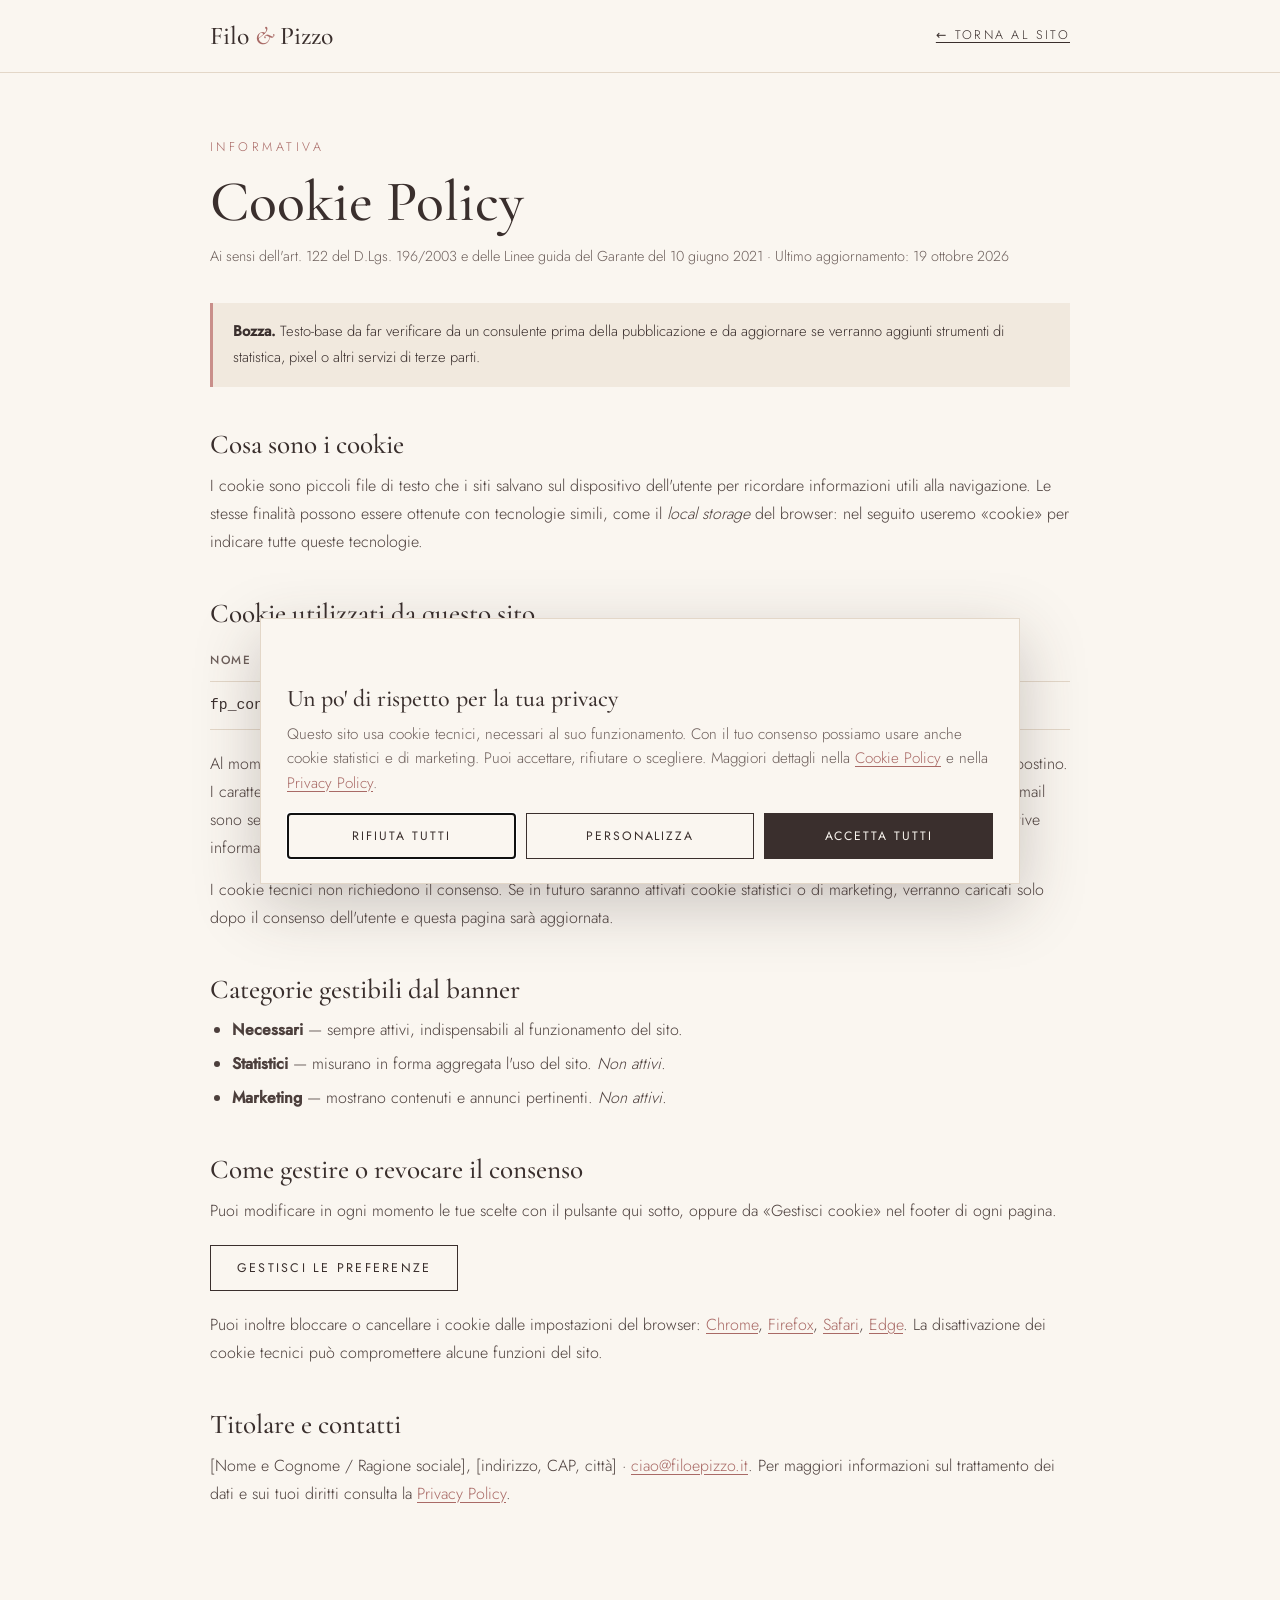
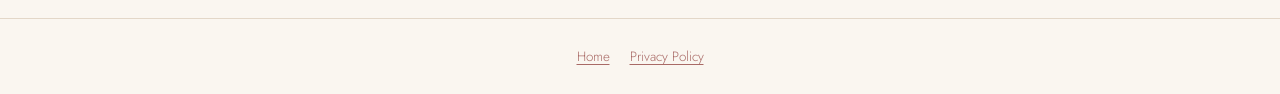
<file: cookie.html>
<!DOCTYPE html>
<html lang="it">
<head>
<meta charset="UTF-8">
<meta name="viewport" content="width=device-width, initial-scale=1">
<title>Cookie Policy — Filo &amp; Pizzo</title>
<meta name="robots" content="noindex">
<link rel="stylesheet" href="fonts/fonts.css">
<link rel="stylesheet" href="legal.css">
</head>
<body>
<div class="bar"><div class="in"><a class="logo" href="index.html">Filo <em>&amp;</em> Pizzo</a><a class="back" href="index.html">← Torna al sito</a></div></div>
<main>
  <p class="eyebrow">Informativa</p>
  <h1>Cookie Policy</h1>
  <p class="upd">Ai sensi dell'art. 122 del D.Lgs. 196/2003 e delle Linee guida del Garante del 10 giugno 2021 · Ultimo aggiornamento: 19 ottobre 2026</p>
  <div class="draft"><strong>Bozza.</strong> Testo-base da far verificare da un consulente prima della pubblicazione e da aggiornare se verranno aggiunti strumenti di statistica, pixel o altri servizi di terze parti.</div>

  <h2>Cosa sono i cookie</h2>
  <p>I cookie sono piccoli file di testo che i siti salvano sul dispositivo dell'utente per ricordare informazioni utili alla navigazione. Le stesse finalità possono essere ottenute con tecnologie simili, come il <em>local storage</em> del browser: nel seguito useremo «cookie» per indicare tutte queste tecnologie.</p>

  <h2>Cookie utilizzati da questo sito</h2>
  <table>
    <tr><th>Nome</th><th>Tipo</th><th>Finalità</th><th>Durata</th></tr>
    <tr><td><code>fp_consent</code></td><td>Tecnico (prima parte)</td><td>Ricorda le scelte dell'utente sui cookie</td><td>6 mesi</td></tr>
  </table>
  <p>Al momento il sito <strong>non utilizza cookie di profilazione né di statistica</strong> e non incorpora strumenti di terze parti che ne impostino. I caratteri tipografici sono ospitati sul sito stesso (nessun collegamento a Google Fonts). I link a WhatsApp, Instagram ed email sono semplici collegamenti: i servizi esterni impostano propri cookie solo dopo che l'utente li ha aperti, secondo le rispettive informative.</p>
  <p>I cookie tecnici non richiedono il consenso. Se in futuro saranno attivati cookie statistici o di marketing, verranno caricati solo dopo il consenso dell'utente e questa pagina sarà aggiornata.</p>

  <h2>Categorie gestibili dal banner</h2>
  <ul>
    <li><strong>Necessari</strong> — sempre attivi, indispensabili al funzionamento del sito.</li>
    <li><strong>Statistici</strong> — misurano in forma aggregata l'uso del sito. <em>Non attivi.</em></li>
    <li><strong>Marketing</strong> — mostrano contenuti e annunci pertinenti. <em>Non attivi.</em></li>
  </ul>

  <h2>Come gestire o revocare il consenso</h2>
  <p>Puoi modificare in ogni momento le tue scelte con il pulsante qui sotto, oppure da «Gestisci cookie» nel footer di ogni pagina.</p>
  <button class="btn" type="button" data-cookie-settings>Gestisci le preferenze</button>
  <p style="margin-top:20px">Puoi inoltre bloccare o cancellare i cookie dalle impostazioni del browser:
    <a href="https://support.google.com/chrome/answer/95647" target="_blank" rel="noopener">Chrome</a>,
    <a href="https://support.mozilla.org/it/kb/Gestione%20dei%20cookie" target="_blank" rel="noopener">Firefox</a>,
    <a href="https://support.apple.com/it-it/guide/safari/sfri11471/mac" target="_blank" rel="noopener">Safari</a>,
    <a href="https://support.microsoft.com/it-it/microsoft-edge" target="_blank" rel="noopener">Edge</a>.
    La disattivazione dei cookie tecnici può compromettere alcune funzioni del sito.</p>

  <h2>Titolare e contatti</h2>
  <p>[Nome e Cognome / Ragione sociale], [indirizzo, CAP, città] · <a href="mailto:ciao@filoepizzo.it">ciao@filoepizzo.it</a>. Per maggiori informazioni sul trattamento dei dati e sui tuoi diritti consulta la <a href="privacy.html">Privacy Policy</a>.</p>
</main>
<footer><a href="index.html">Home</a><a href="privacy.html">Privacy Policy</a></footer>
<script src="cookie.js" defer></script>
</body>
</html>
</file>
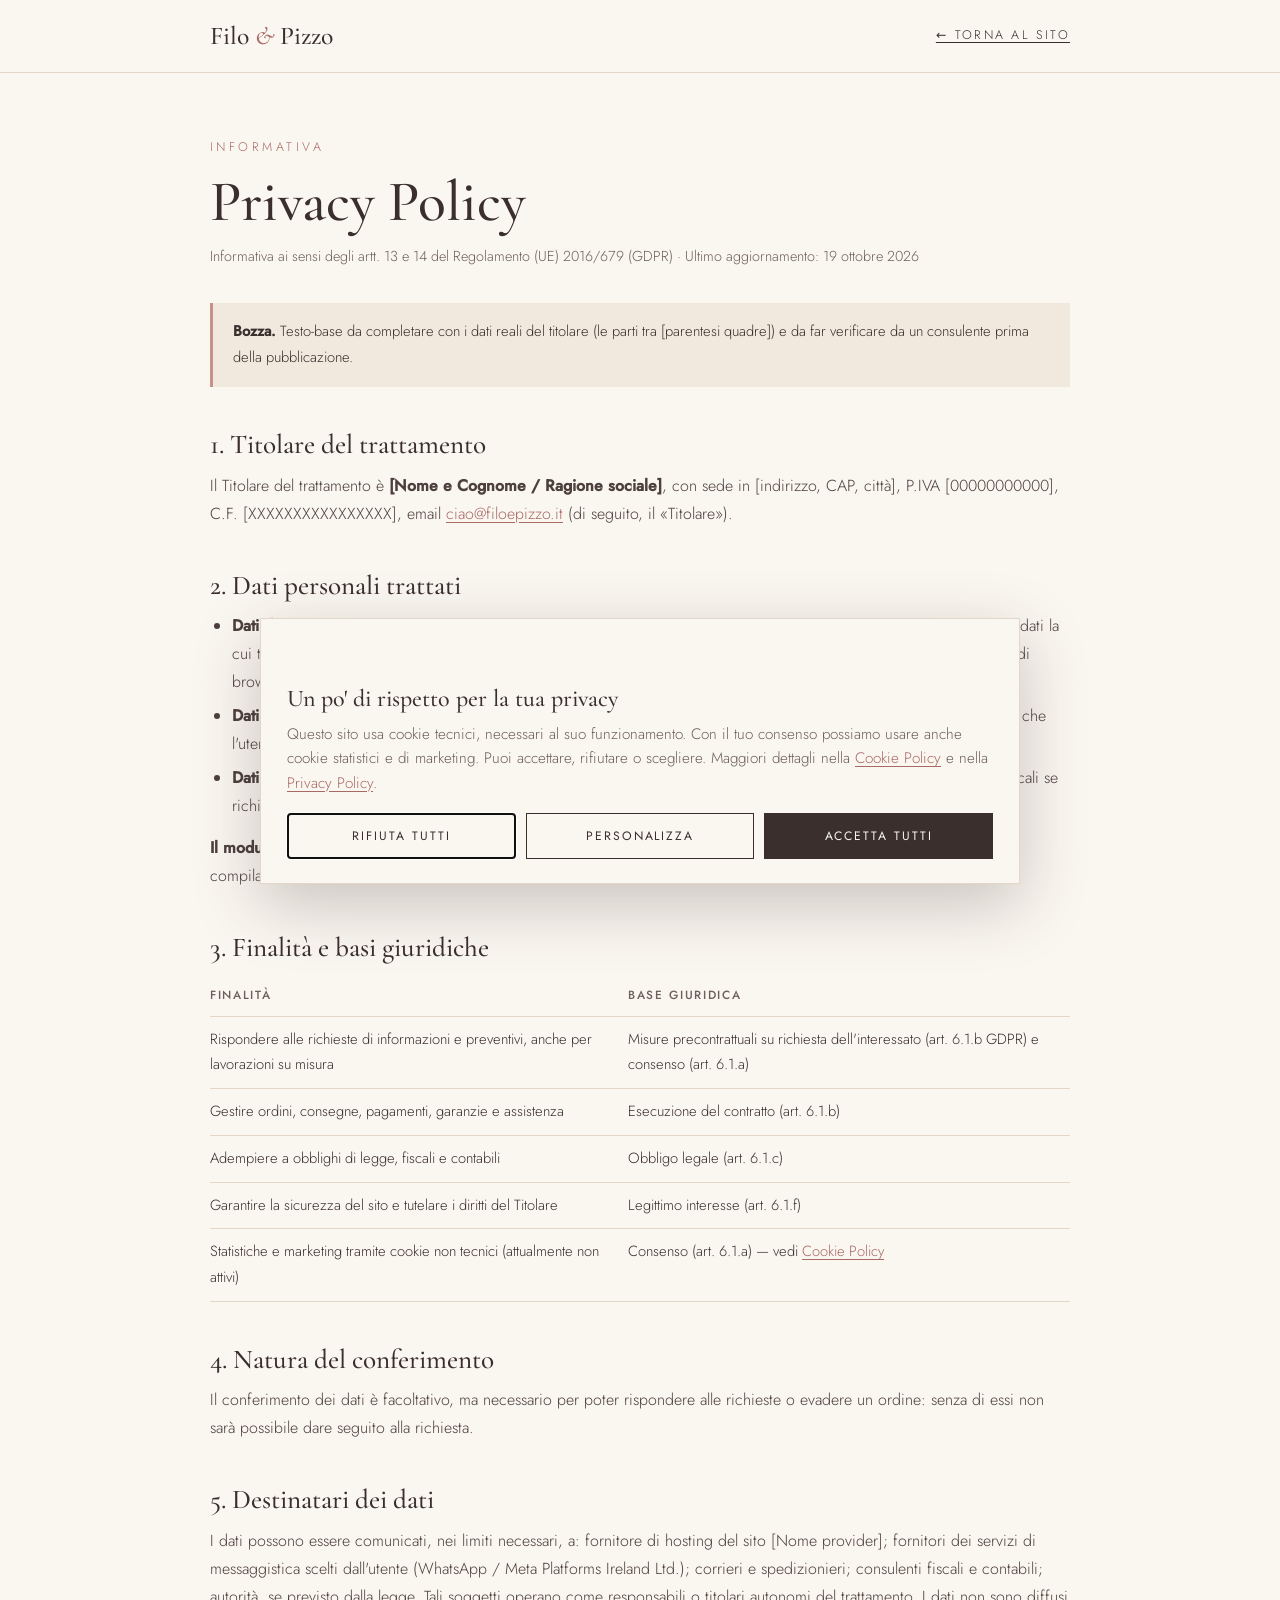
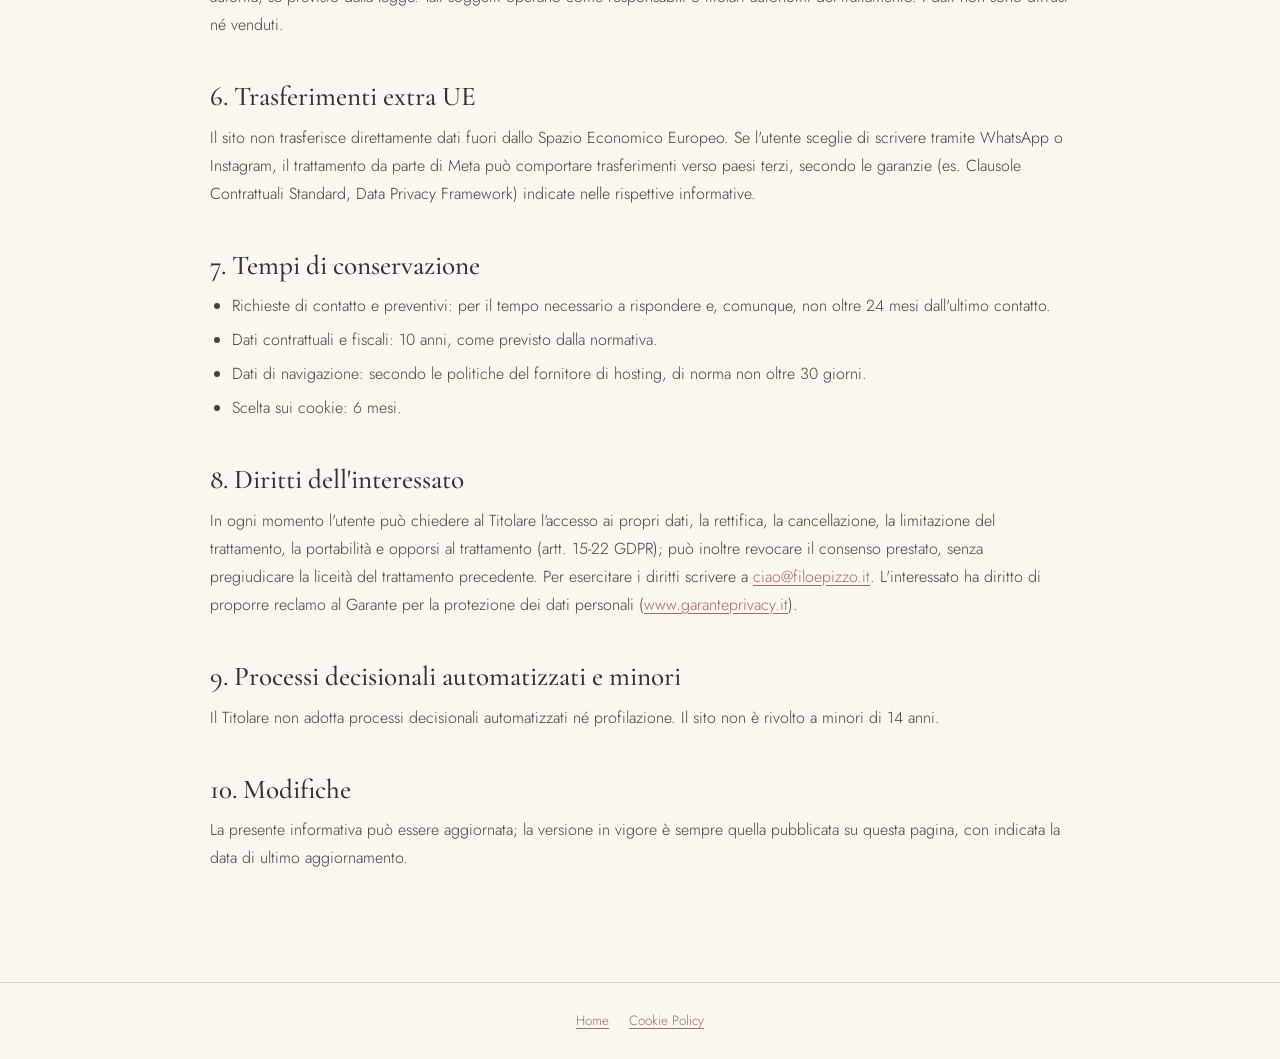
<file: privacy.html>
<!DOCTYPE html>
<html lang="it">
<head>
<meta charset="UTF-8">
<meta name="viewport" content="width=device-width, initial-scale=1">
<title>Privacy Policy — Filo &amp; Pizzo</title>
<meta name="robots" content="noindex">
<link rel="stylesheet" href="fonts/fonts.css">
<link rel="stylesheet" href="legal.css">
</head>
<body>
<div class="bar"><div class="in"><a class="logo" href="index.html">Filo <em>&amp;</em> Pizzo</a><a class="back" href="index.html">← Torna al sito</a></div></div>
<main>
  <p class="eyebrow">Informativa</p>
  <h1>Privacy Policy</h1>
  <p class="upd">Informativa ai sensi degli artt. 13 e 14 del Regolamento (UE) 2016/679 (GDPR) · Ultimo aggiornamento: 19 ottobre 2026</p>
  <div class="draft"><strong>Bozza.</strong> Testo-base da completare con i dati reali del titolare (le parti tra [parentesi quadre]) e da far verificare da un consulente prima della pubblicazione.</div>

  <h2>1. Titolare del trattamento</h2>
  <p>Il Titolare del trattamento è <strong>[Nome e Cognome / Ragione sociale]</strong>, con sede in [indirizzo, CAP, città], P.IVA [00000000000], C.F. [XXXXXXXXXXXXXXXX], email <a href="mailto:ciao@filoepizzo.it">ciao@filoepizzo.it</a> (di seguito, il «Titolare»).</p>

  <h2>2. Dati personali trattati</h2>
  <ul>
    <li><strong>Dati di navigazione.</strong> I sistemi informatici del sito e del fornitore di hosting acquisiscono, nel normale esercizio, alcuni dati la cui trasmissione è implicita nell'uso dei protocolli Internet (indirizzo IP, data e ora della richiesta, pagina richiesta, tipo di browser e dispositivo). Non sono usati per identificare l'utente.</li>
    <li><strong>Dati forniti volontariamente.</strong> Nome, il contenuto del messaggio e i recapiti (numero di telefono, email, profilo social) che l'utente comunica scrivendo tramite WhatsApp, email o Instagram, anche attraverso il modulo di contatto del sito.</li>
    <li><strong>Dati per ordini e spedizioni</strong> (solo se si conclude un acquisto): dati anagrafici, indirizzo di consegna, recapiti, dati fiscali se richiesti.</li>
  </ul>
  <p><strong>Il modulo di contatto non salva alcun dato sul sito:</strong> alla pressione del pulsante si apre WhatsApp con il messaggio già compilato, che l'utente è libero di inviare o meno.</p>

  <h2>3. Finalità e basi giuridiche</h2>
  <table>
    <tr><th>Finalità</th><th>Base giuridica</th></tr>
    <tr><td>Rispondere alle richieste di informazioni e preventivi, anche per lavorazioni su misura</td><td>Misure precontrattuali su richiesta dell'interessato (art. 6.1.b GDPR) e consenso (art. 6.1.a)</td></tr>
    <tr><td>Gestire ordini, consegne, pagamenti, garanzie e assistenza</td><td>Esecuzione del contratto (art. 6.1.b)</td></tr>
    <tr><td>Adempiere a obblighi di legge, fiscali e contabili</td><td>Obbligo legale (art. 6.1.c)</td></tr>
    <tr><td>Garantire la sicurezza del sito e tutelare i diritti del Titolare</td><td>Legittimo interesse (art. 6.1.f)</td></tr>
    <tr><td>Statistiche e marketing tramite cookie non tecnici (attualmente non attivi)</td><td>Consenso (art. 6.1.a) — vedi <a href="cookie.html">Cookie Policy</a></td></tr>
  </table>

  <h2>4. Natura del conferimento</h2>
  <p>Il conferimento dei dati è facoltativo, ma necessario per poter rispondere alle richieste o evadere un ordine: senza di essi non sarà possibile dare seguito alla richiesta.</p>

  <h2>5. Destinatari dei dati</h2>
  <p>I dati possono essere comunicati, nei limiti necessari, a: fornitore di hosting del sito [Nome provider]; fornitori dei servizi di messaggistica scelti dall'utente (WhatsApp / Meta Platforms Ireland Ltd.); corrieri e spedizionieri; consulenti fiscali e contabili; autorità, se previsto dalla legge. Tali soggetti operano come responsabili o titolari autonomi del trattamento. I dati non sono diffusi né venduti.</p>

  <h2>6. Trasferimenti extra UE</h2>
  <p>Il sito non trasferisce direttamente dati fuori dallo Spazio Economico Europeo. Se l'utente sceglie di scrivere tramite WhatsApp o Instagram, il trattamento da parte di Meta può comportare trasferimenti verso paesi terzi, secondo le garanzie (es. Clausole Contrattuali Standard, Data Privacy Framework) indicate nelle rispettive informative.</p>

  <h2>7. Tempi di conservazione</h2>
  <ul>
    <li>Richieste di contatto e preventivi: per il tempo necessario a rispondere e, comunque, non oltre 24 mesi dall'ultimo contatto.</li>
    <li>Dati contrattuali e fiscali: 10 anni, come previsto dalla normativa.</li>
    <li>Dati di navigazione: secondo le politiche del fornitore di hosting, di norma non oltre 30 giorni.</li>
    <li>Scelta sui cookie: 6 mesi.</li>
  </ul>

  <h2>8. Diritti dell'interessato</h2>
  <p>In ogni momento l'utente può chiedere al Titolare l'accesso ai propri dati, la rettifica, la cancellazione, la limitazione del trattamento, la portabilità e opporsi al trattamento (artt. 15-22 GDPR); può inoltre revocare il consenso prestato, senza pregiudicare la liceità del trattamento precedente. Per esercitare i diritti scrivere a <a href="mailto:ciao@filoepizzo.it">ciao@filoepizzo.it</a>. L'interessato ha diritto di proporre reclamo al Garante per la protezione dei dati personali (<a href="https://www.garanteprivacy.it" target="_blank" rel="noopener">www.garanteprivacy.it</a>).</p>

  <h2>9. Processi decisionali automatizzati e minori</h2>
  <p>Il Titolare non adotta processi decisionali automatizzati né profilazione. Il sito non è rivolto a minori di 14 anni.</p>

  <h2>10. Modifiche</h2>
  <p>La presente informativa può essere aggiornata; la versione in vigore è sempre quella pubblicata su questa pagina, con indicata la data di ultimo aggiornamento.</p>
</main>
<footer><a href="index.html">Home</a><a href="cookie.html">Cookie Policy</a></footer>
<script src="cookie.js" defer></script>
</body>
</html>
</file>
<file: fonts/fonts.css>
@font-face {
  font-family: 'Cormorant Garamond';
  font-style: italic;
  font-weight: 400;
  font-display: swap;
  src: url(font1.woff2) format('woff2');
  unicode-range: U+0000-00FF, U+0131, U+0152-0153, U+02BB-02BC, U+02C6, U+02DA, U+02DC, U+0304, U+0308, U+0329, U+2000-206F, U+20AC, U+2122, U+2191, U+2193, U+2212, U+2215, U+FEFF, U+FFFD;
}
@font-face {
  font-family: 'Cormorant Garamond';
  font-style: italic;
  font-weight: 500;
  font-display: swap;
  src: url(font1.woff2) format('woff2');
  unicode-range: U+0000-00FF, U+0131, U+0152-0153, U+02BB-02BC, U+02C6, U+02DA, U+02DC, U+0304, U+0308, U+0329, U+2000-206F, U+20AC, U+2122, U+2191, U+2193, U+2212, U+2215, U+FEFF, U+FFFD;
}
@font-face {
  font-family: 'Cormorant Garamond';
  font-style: normal;
  font-weight: 400;
  font-display: swap;
  src: url(font2.woff2) format('woff2');
  unicode-range: U+0000-00FF, U+0131, U+0152-0153, U+02BB-02BC, U+02C6, U+02DA, U+02DC, U+0304, U+0308, U+0329, U+2000-206F, U+20AC, U+2122, U+2191, U+2193, U+2212, U+2215, U+FEFF, U+FFFD;
}
@font-face {
  font-family: 'Cormorant Garamond';
  font-style: normal;
  font-weight: 500;
  font-display: swap;
  src: url(font2.woff2) format('woff2');
  unicode-range: U+0000-00FF, U+0131, U+0152-0153, U+02BB-02BC, U+02C6, U+02DA, U+02DC, U+0304, U+0308, U+0329, U+2000-206F, U+20AC, U+2122, U+2191, U+2193, U+2212, U+2215, U+FEFF, U+FFFD;
}
@font-face {
  font-family: 'Cormorant Garamond';
  font-style: normal;
  font-weight: 600;
  font-display: swap;
  src: url(font2.woff2) format('woff2');
  unicode-range: U+0000-00FF, U+0131, U+0152-0153, U+02BB-02BC, U+02C6, U+02DA, U+02DC, U+0304, U+0308, U+0329, U+2000-206F, U+20AC, U+2122, U+2191, U+2193, U+2212, U+2215, U+FEFF, U+FFFD;
}
@font-face {
  font-family: 'Jost';
  font-style: normal;
  font-weight: 300;
  font-display: swap;
  src: url(font3.woff2) format('woff2');
  unicode-range: U+0000-00FF, U+0131, U+0152-0153, U+02BB-02BC, U+02C6, U+02DA, U+02DC, U+0304, U+0308, U+0329, U+2000-206F, U+20AC, U+2122, U+2191, U+2193, U+2212, U+2215, U+FEFF, U+FFFD;
}
@font-face {
  font-family: 'Jost';
  font-style: normal;
  font-weight: 400;
  font-display: swap;
  src: url(font3.woff2) format('woff2');
  unicode-range: U+0000-00FF, U+0131, U+0152-0153, U+02BB-02BC, U+02C6, U+02DA, U+02DC, U+0304, U+0308, U+0329, U+2000-206F, U+20AC, U+2122, U+2191, U+2193, U+2212, U+2215, U+FEFF, U+FFFD;
}
@font-face {
  font-family: 'Jost';
  font-style: normal;
  font-weight: 500;
  font-display: swap;
  src: url(font3.woff2) format('woff2');
  unicode-range: U+0000-00FF, U+0131, U+0152-0153, U+02BB-02BC, U+02C6, U+02DA, U+02DC, U+0304, U+0308, U+0329, U+2000-206F, U+20AC, U+2122, U+2191, U+2193, U+2212, U+2215, U+FEFF, U+FFFD;
}
</file>
<file: legal.css>
:root{--ivory:#faf6f0;--cream:#f1e9de;--rose:#c98f8a;--rose-deep:#a96a66;--ink:#3a2f2d;--muted:#6d5f5b;--line:#e3d7c8;
  --serif:'Cormorant Garamond',Georgia,serif;--sans:'Jost',system-ui,sans-serif}
*{box-sizing:border-box;margin:0;padding:0}
body{font-family:var(--sans);font-weight:300;color:var(--ink);background:var(--ivory);line-height:1.75;-webkit-font-smoothing:antialiased}
a{color:var(--rose-deep);text-underline-offset:3px}
.bar{border-bottom:1px solid var(--line);background:var(--ivory)}
.bar .in{width:min(860px,100% - 40px);margin:0 auto;height:72px;display:flex;align-items:center;justify-content:space-between}
.logo{font-family:var(--serif);font-size:1.6rem;font-weight:500;color:var(--ink);text-decoration:none}
.logo em{color:var(--rose-deep)}
.back{font-size:.78rem;letter-spacing:.18em;text-transform:uppercase;color:var(--ink)}
main{width:min(860px,100% - 40px);margin:0 auto;padding:64px 0 96px}
.eyebrow{font-size:.78rem;letter-spacing:.28em;text-transform:uppercase;color:var(--rose-deep);margin-bottom:12px}
h1{font-family:var(--serif);font-weight:500;font-size:clamp(2.4rem,6vw,3.6rem);line-height:1.1;margin-bottom:10px}
.upd{color:var(--muted);font-size:.9rem;margin-bottom:34px}
.draft{background:var(--cream);border-left:3px solid var(--rose);padding:16px 20px;font-size:.92rem;margin-bottom:40px}
h2{font-family:var(--serif);font-weight:500;font-size:1.7rem;margin:42px 0 10px;line-height:1.2}
p,ul{margin-bottom:14px;color:#4c3f3c}
ul{padding-left:22px}
li{margin-bottom:6px}
table{width:100%;border-collapse:collapse;margin:8px 0 20px;font-size:.92rem}
th,td{text-align:left;border-bottom:1px solid var(--line);padding:10px 12px 10px 0;vertical-align:top}
th{font-weight:500;font-size:.74rem;letter-spacing:.14em;text-transform:uppercase;color:var(--muted)}
.btn{display:inline-block;margin-top:6px;padding:13px 26px;font:400 .78rem var(--sans);letter-spacing:.18em;text-transform:uppercase;border:1px solid var(--ink);background:transparent;color:var(--ink);cursor:pointer}
.btn:hover{background:var(--ink);color:var(--ivory)}
footer{border-top:1px solid var(--line);padding:26px 0;text-align:center;font-size:.84rem;color:var(--muted)}
footer a{margin:0 10px}
</file>
